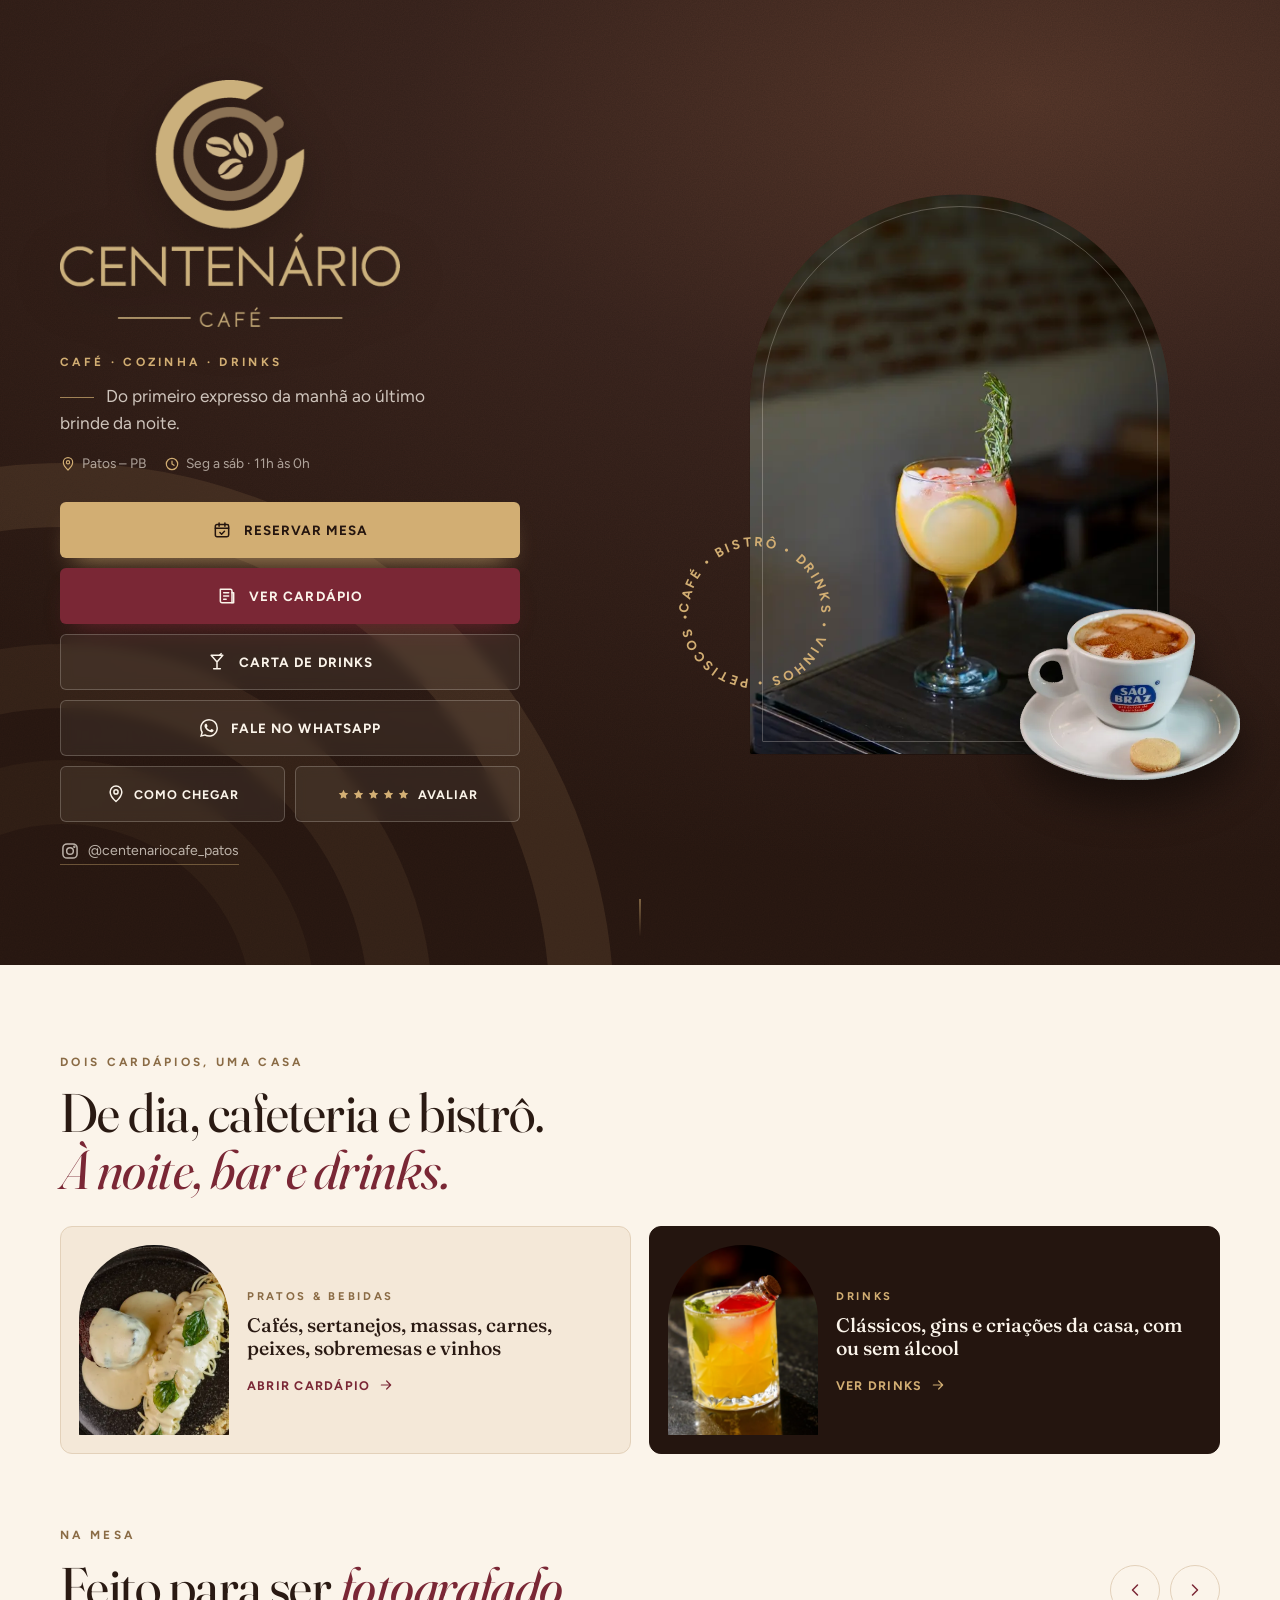
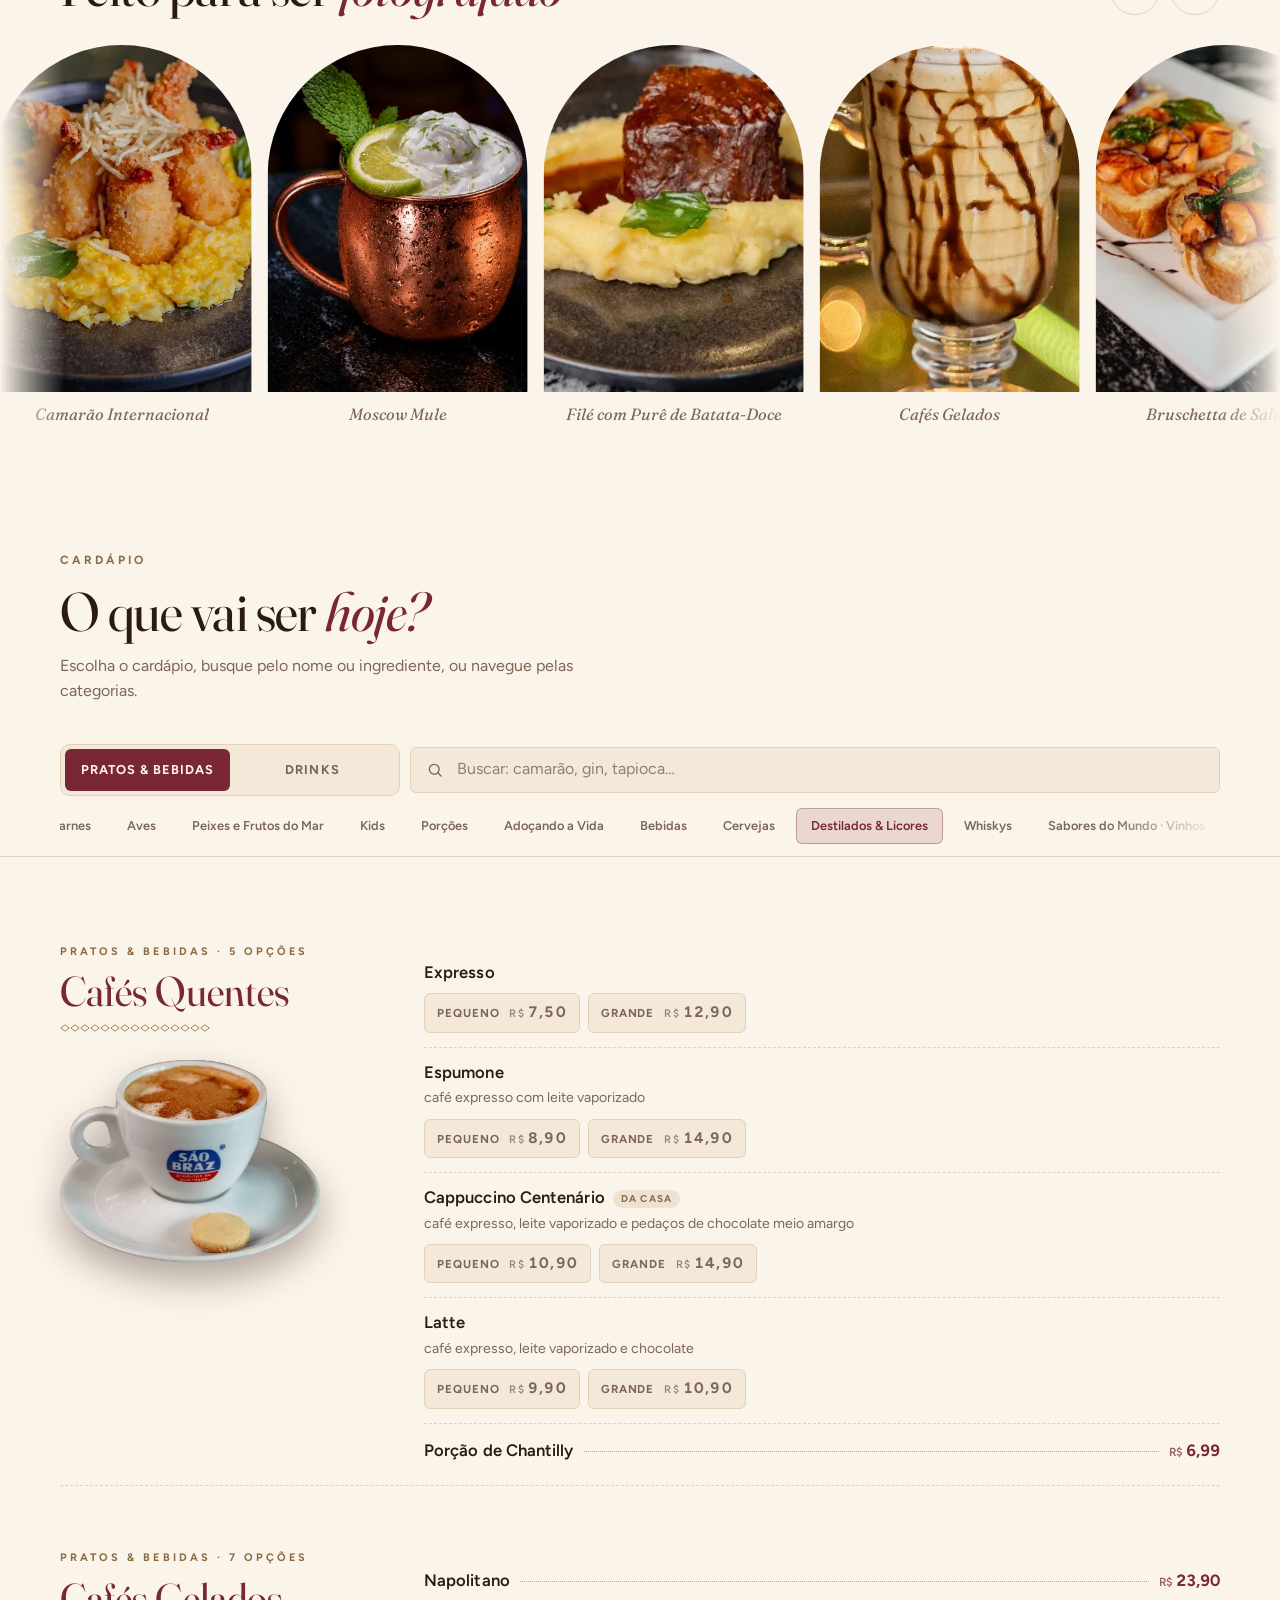
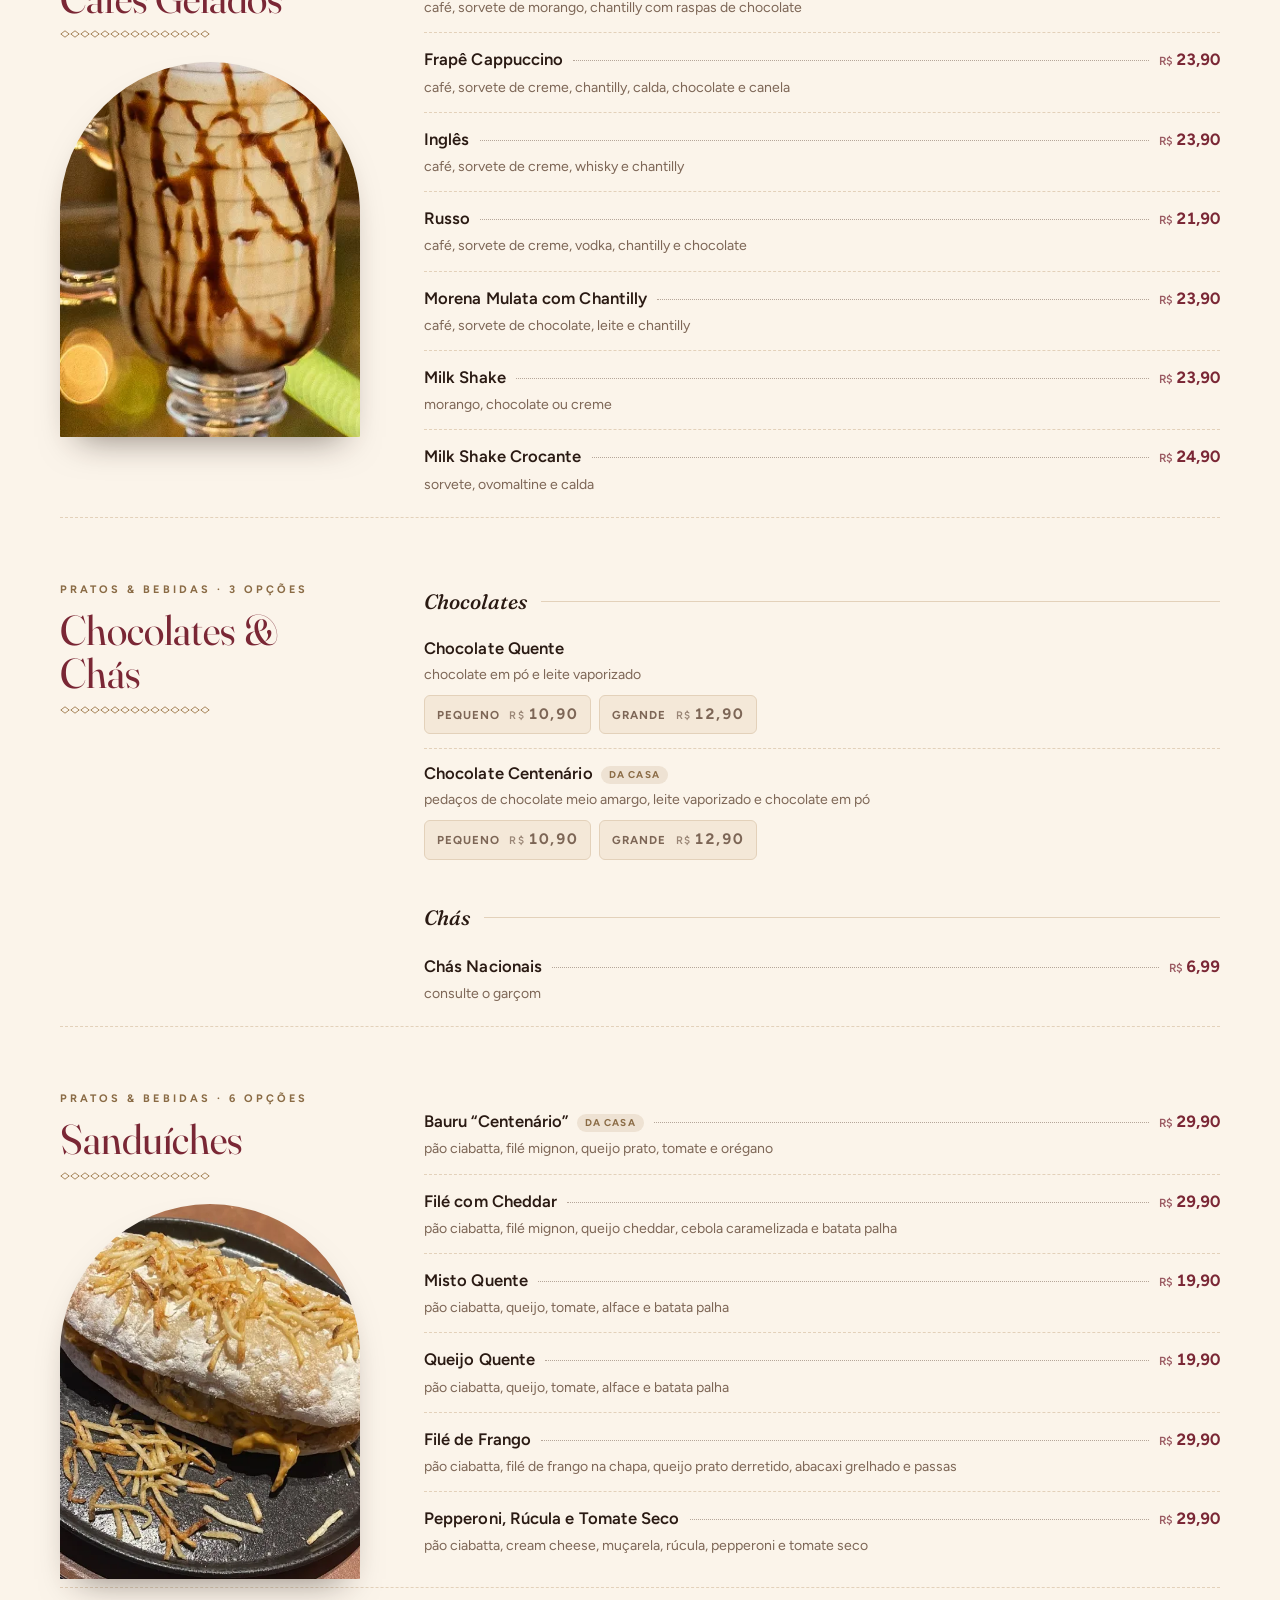
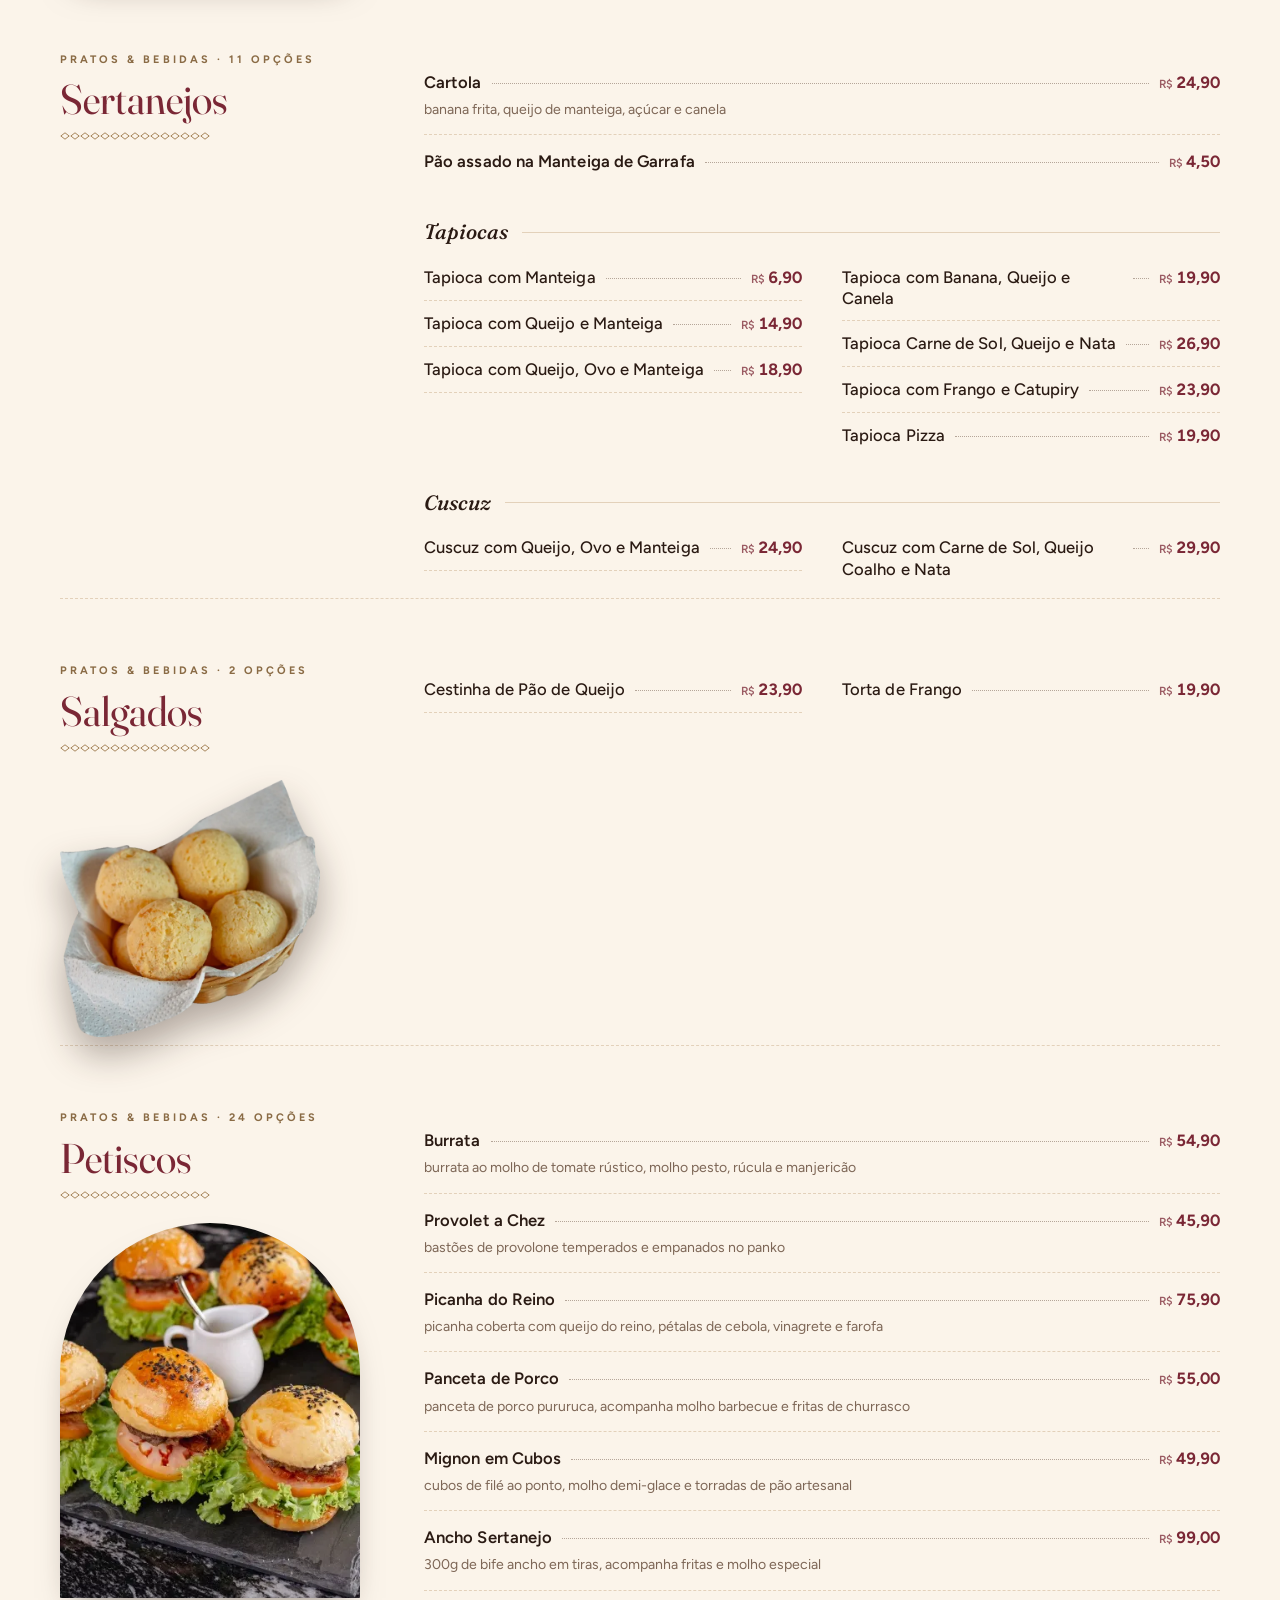
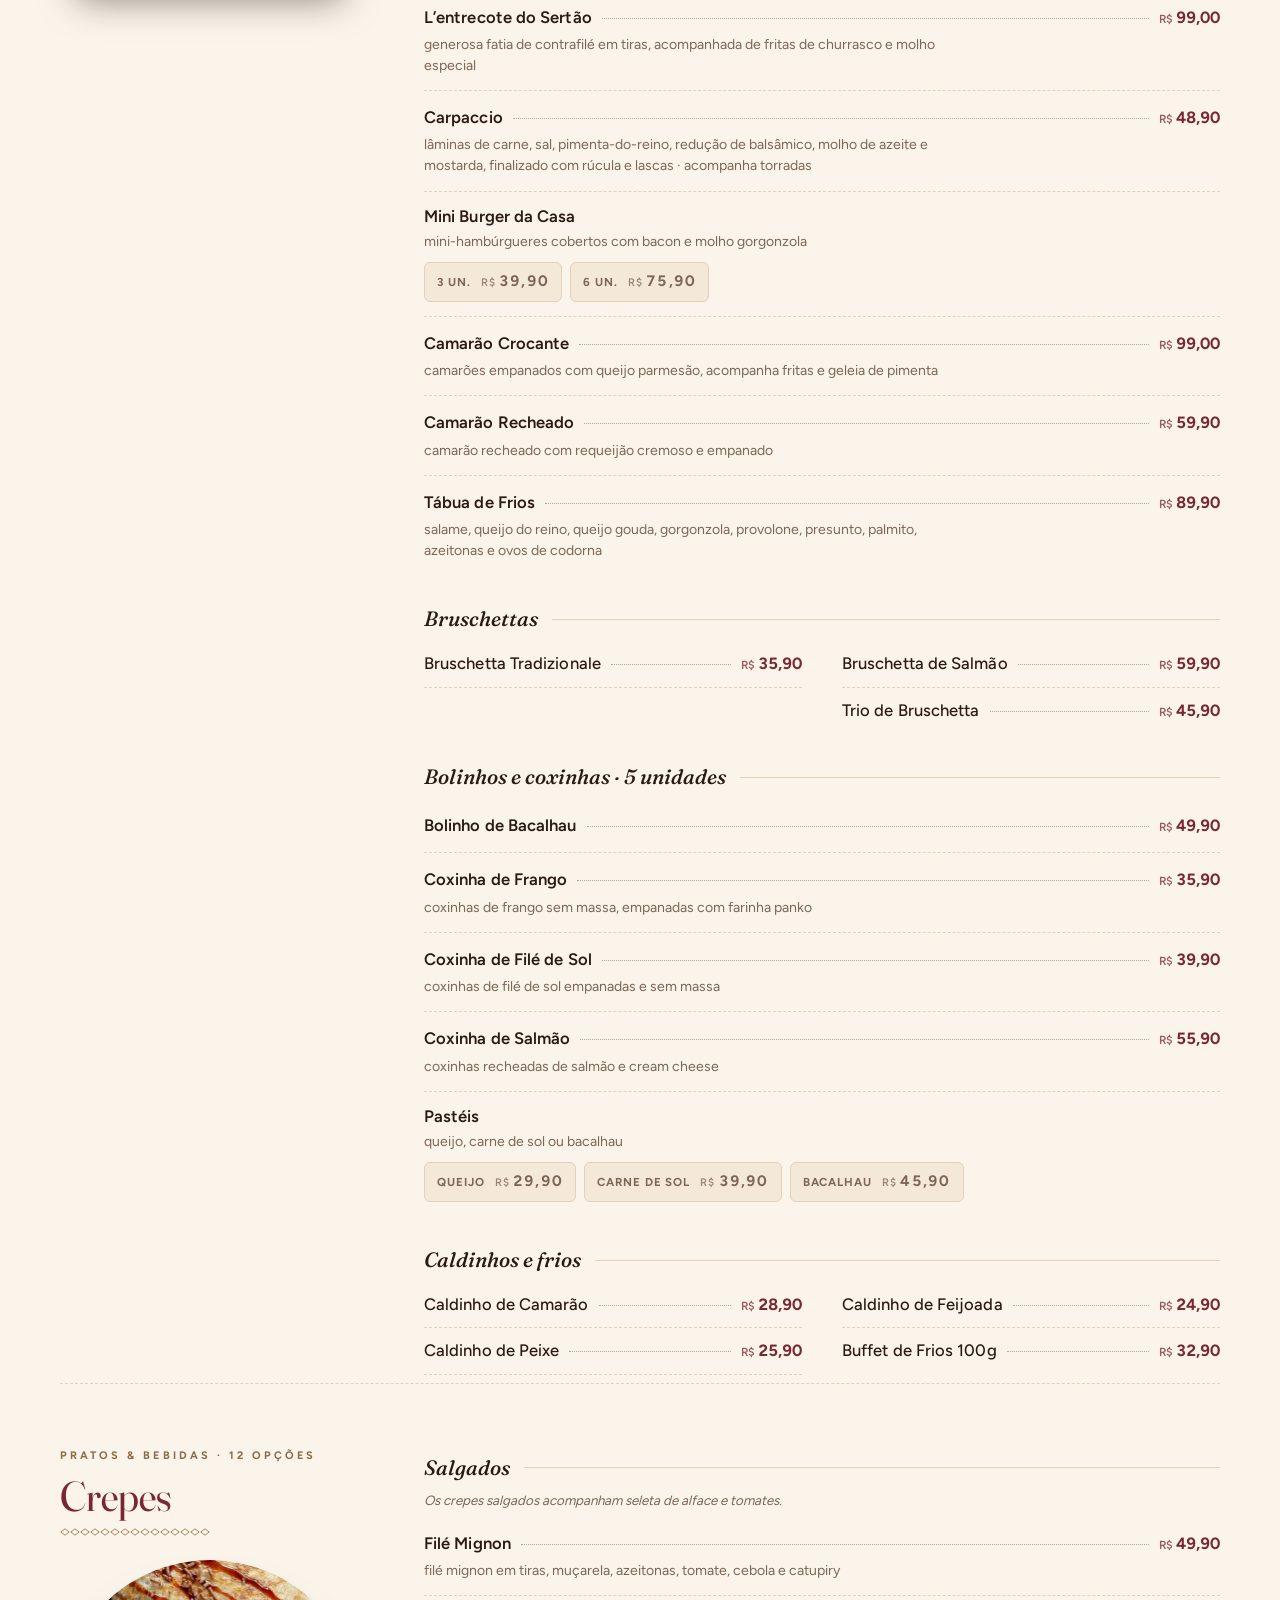
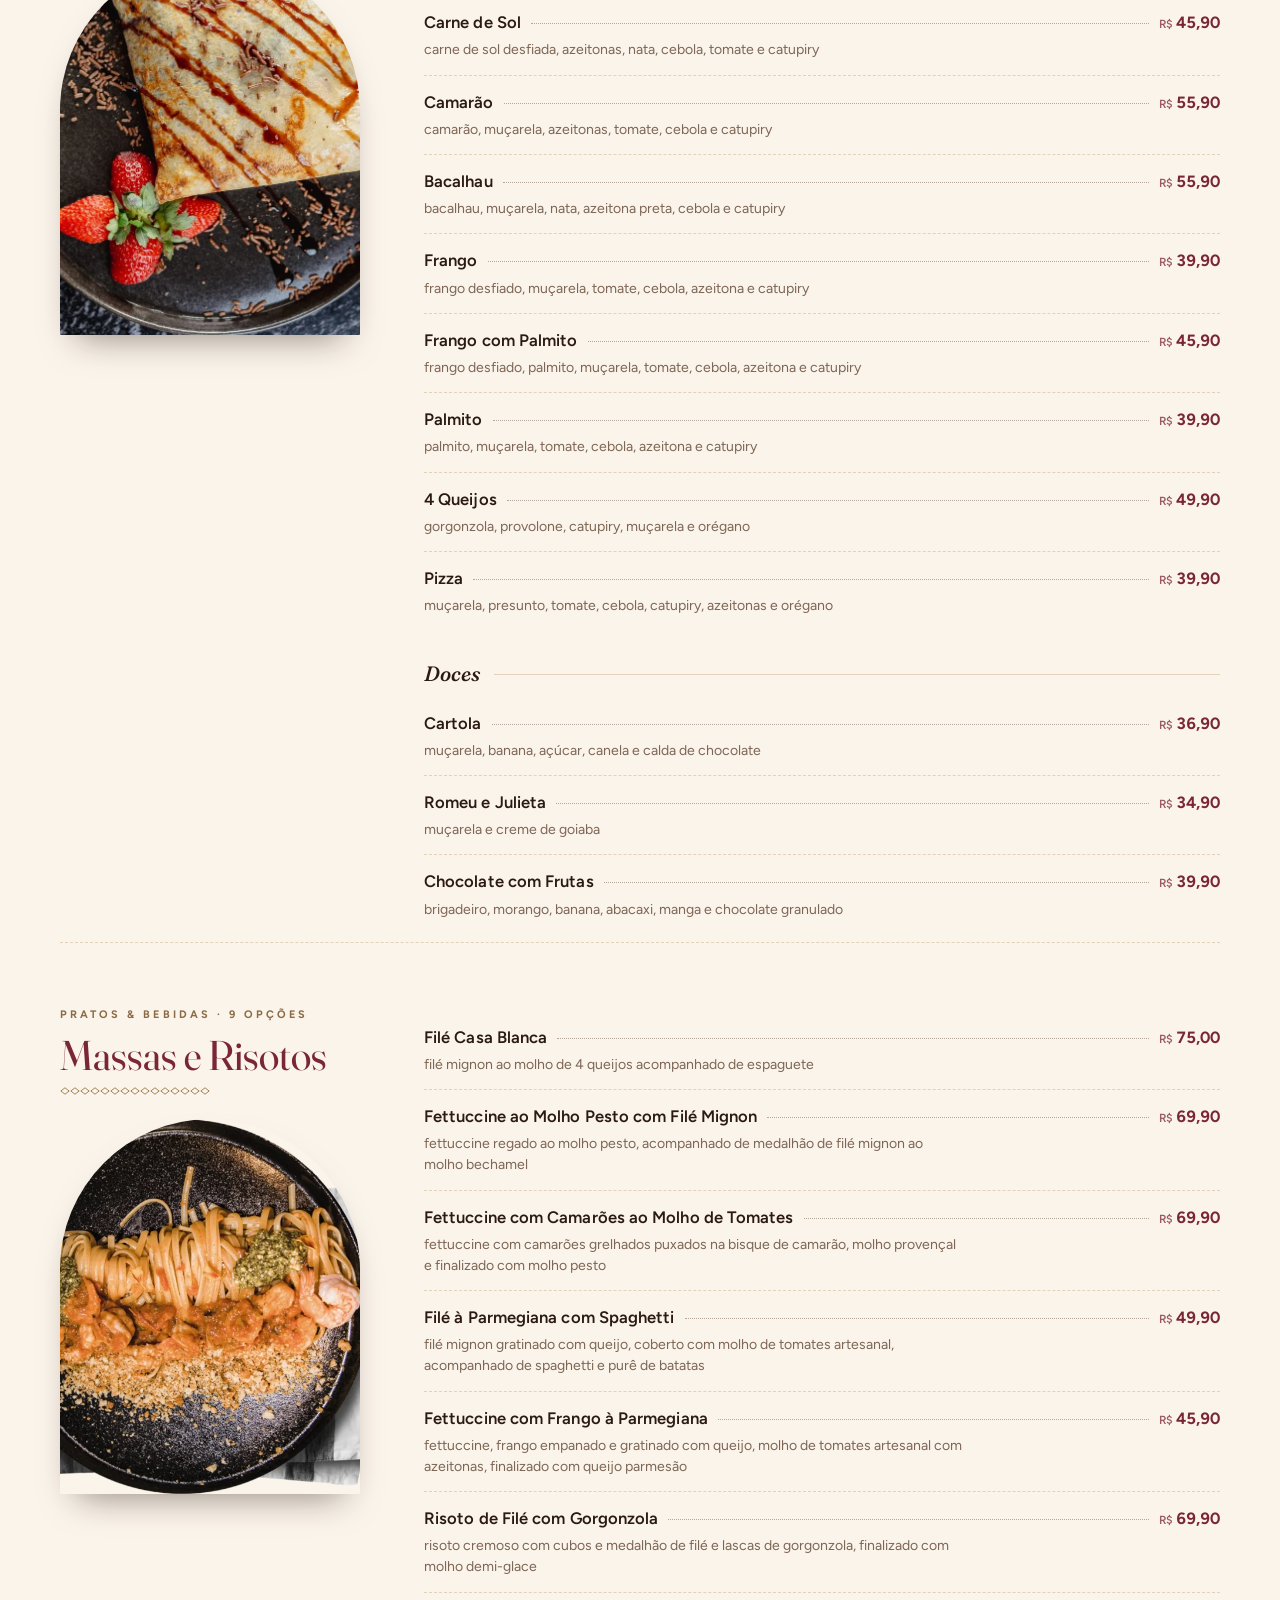
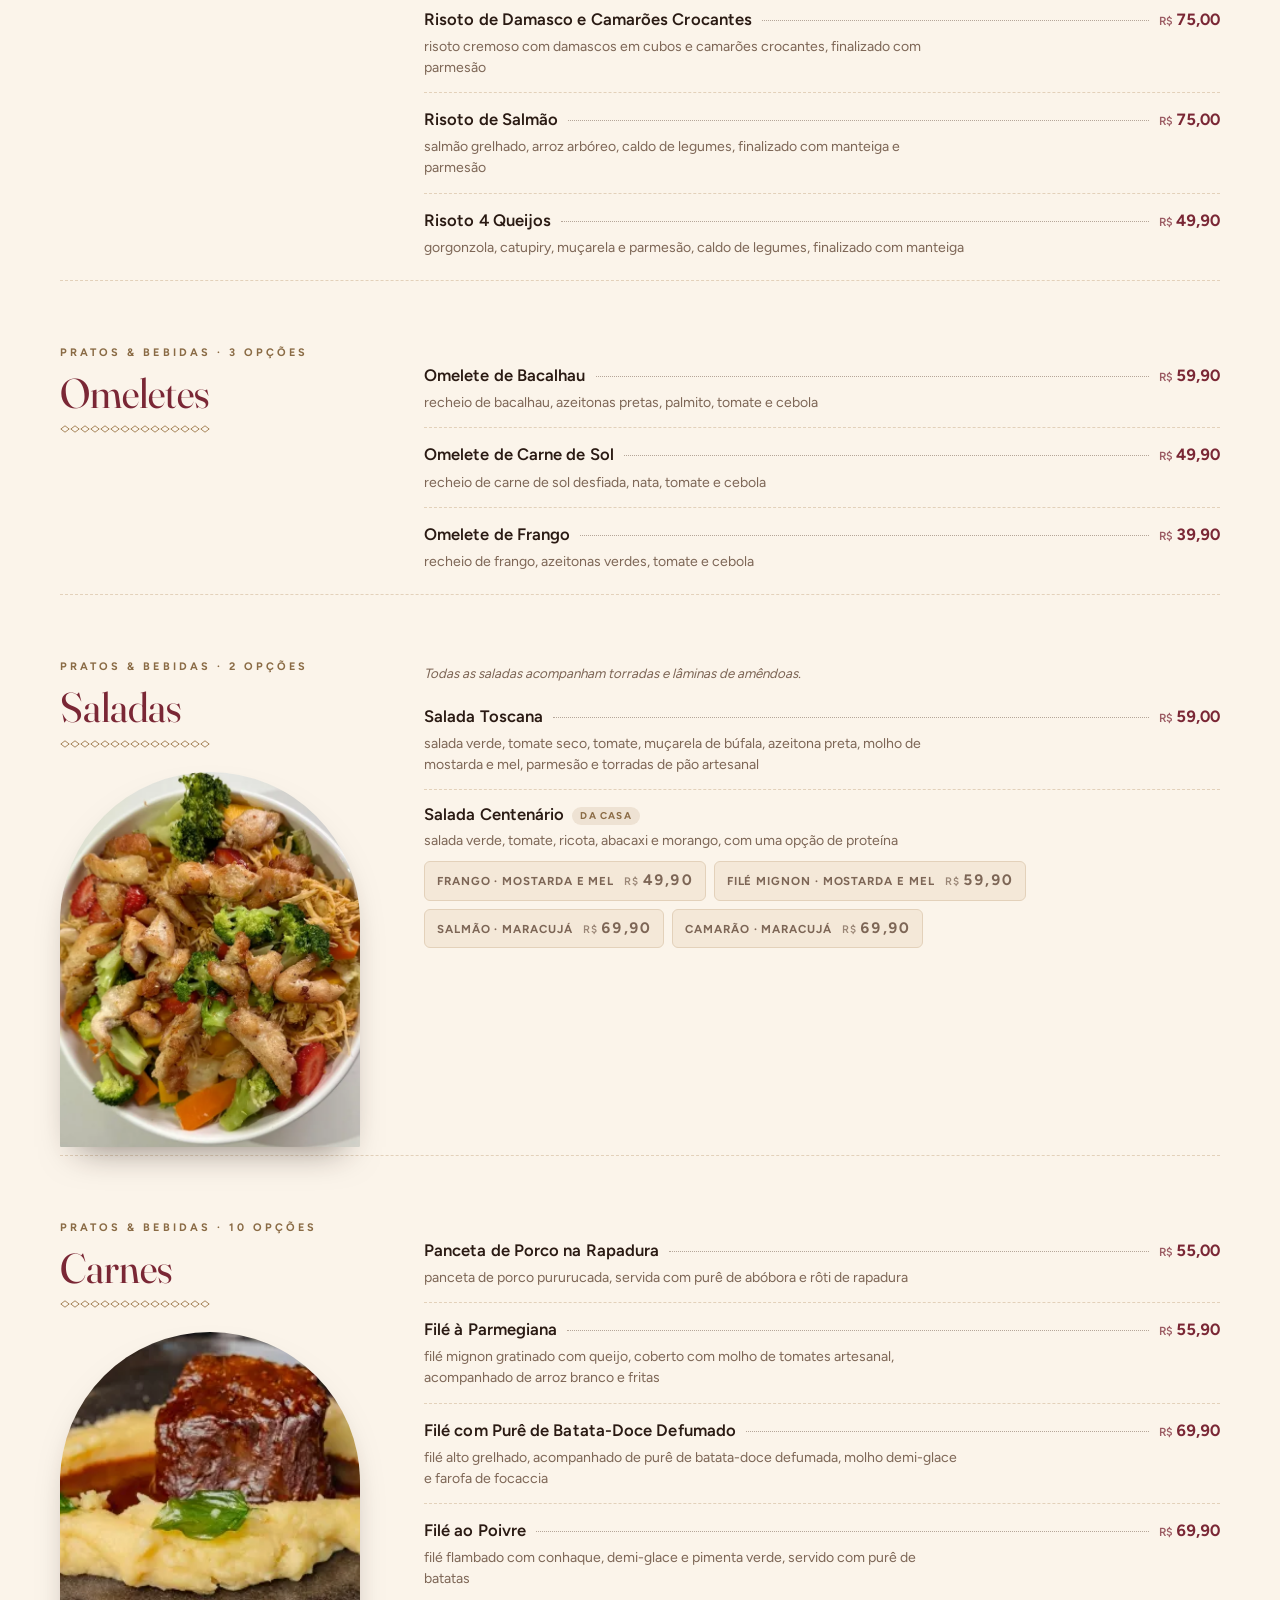
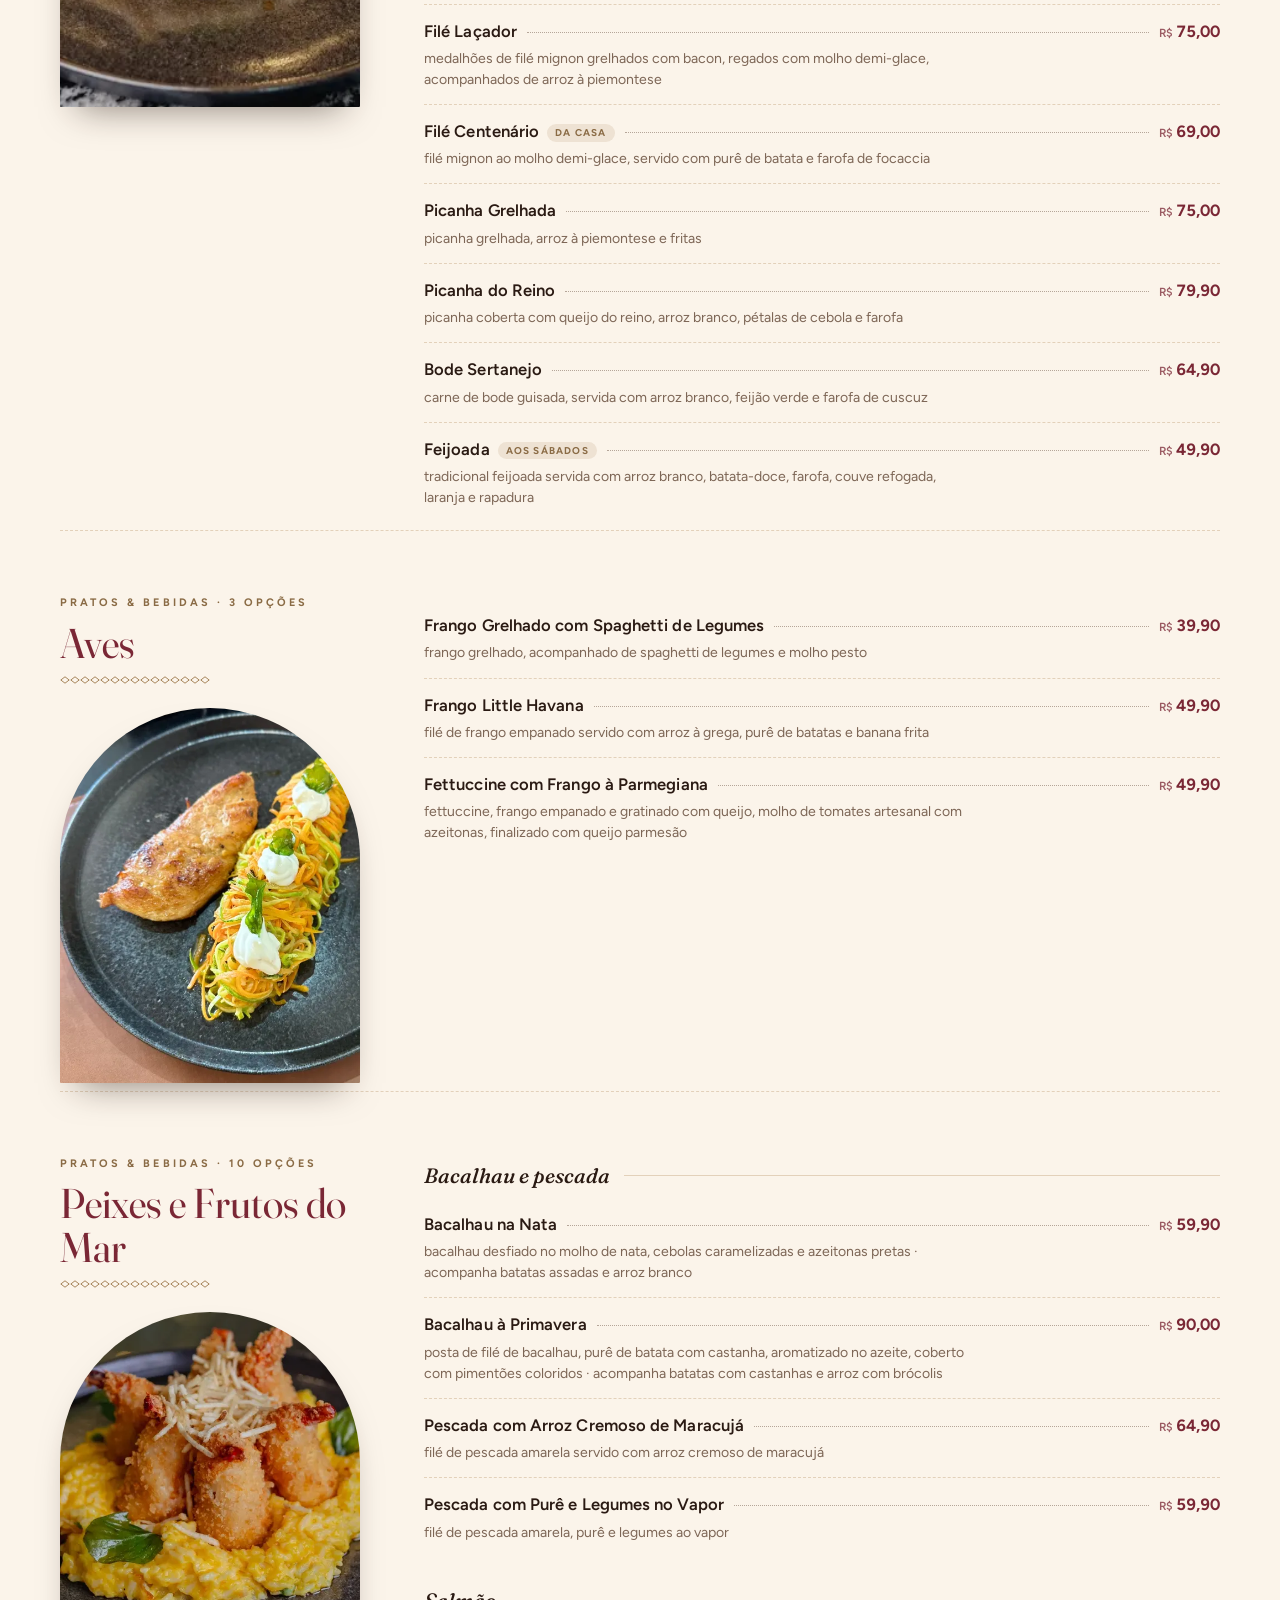
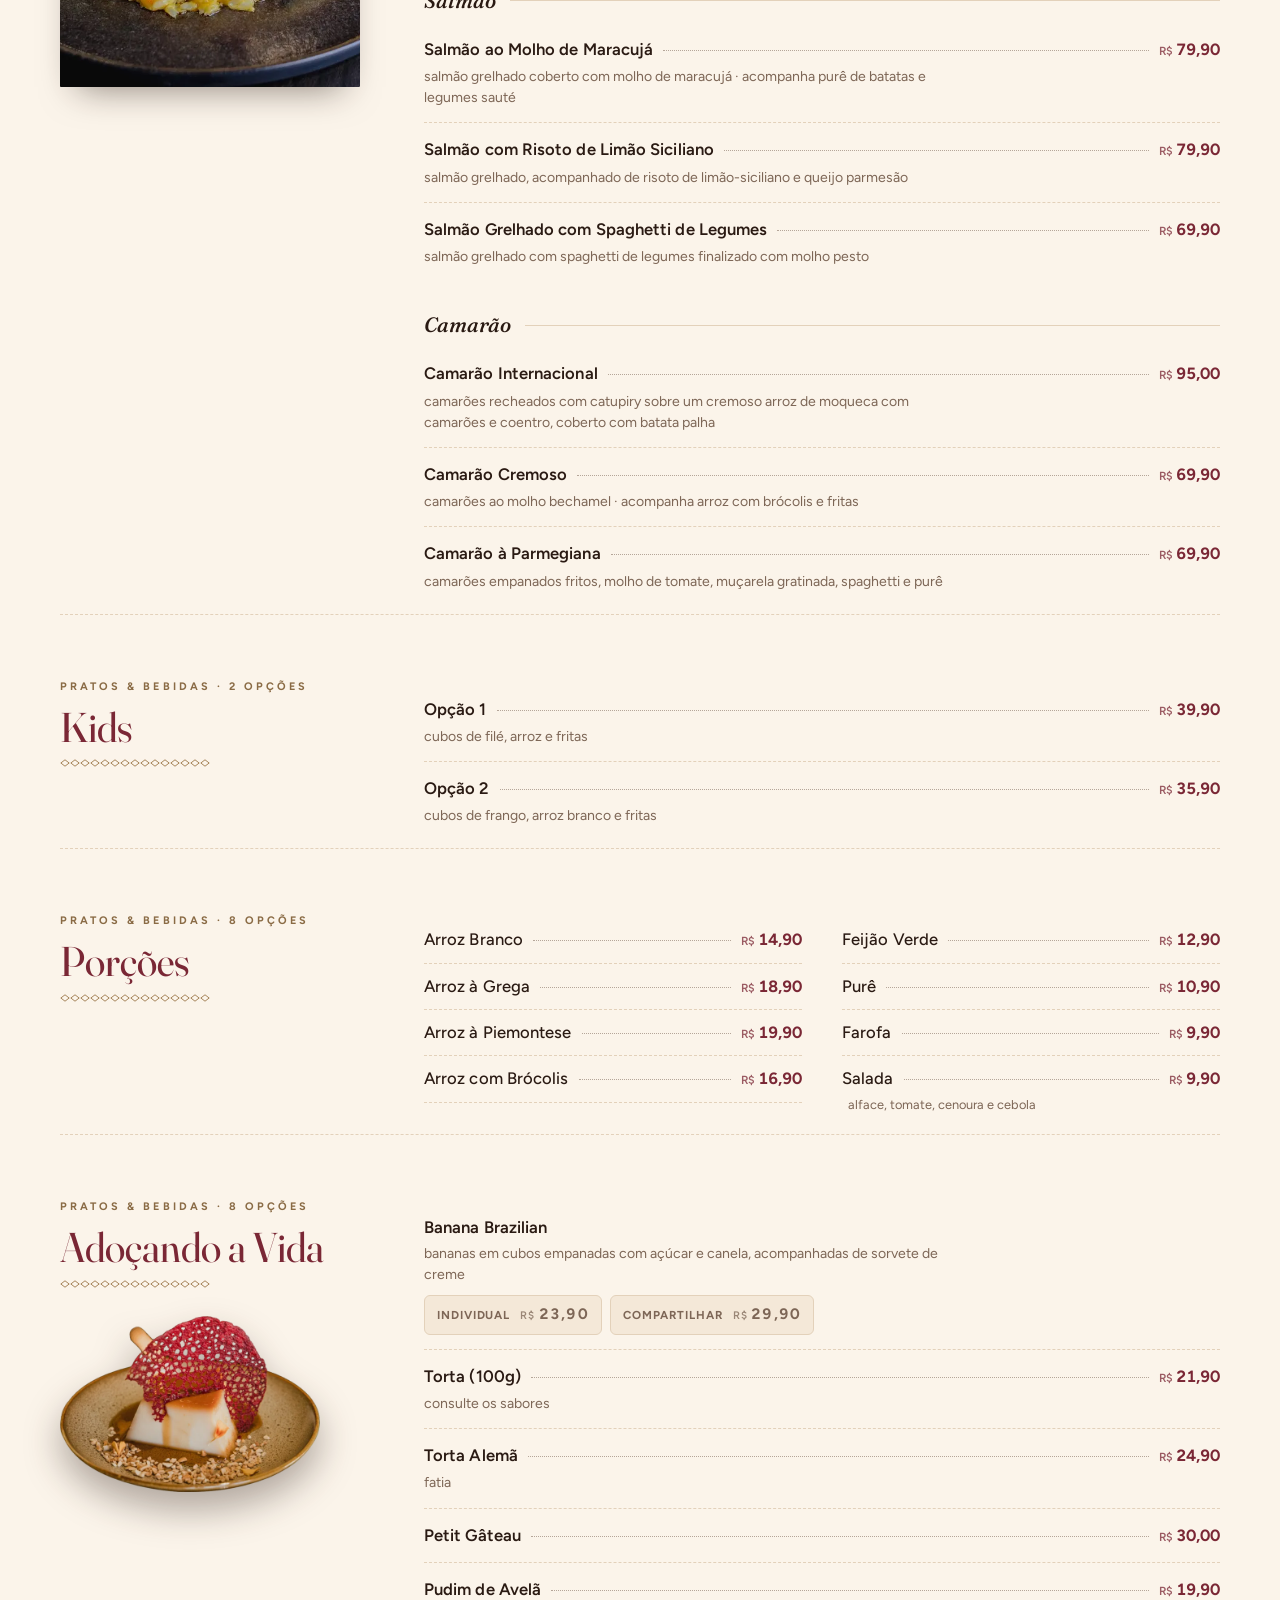
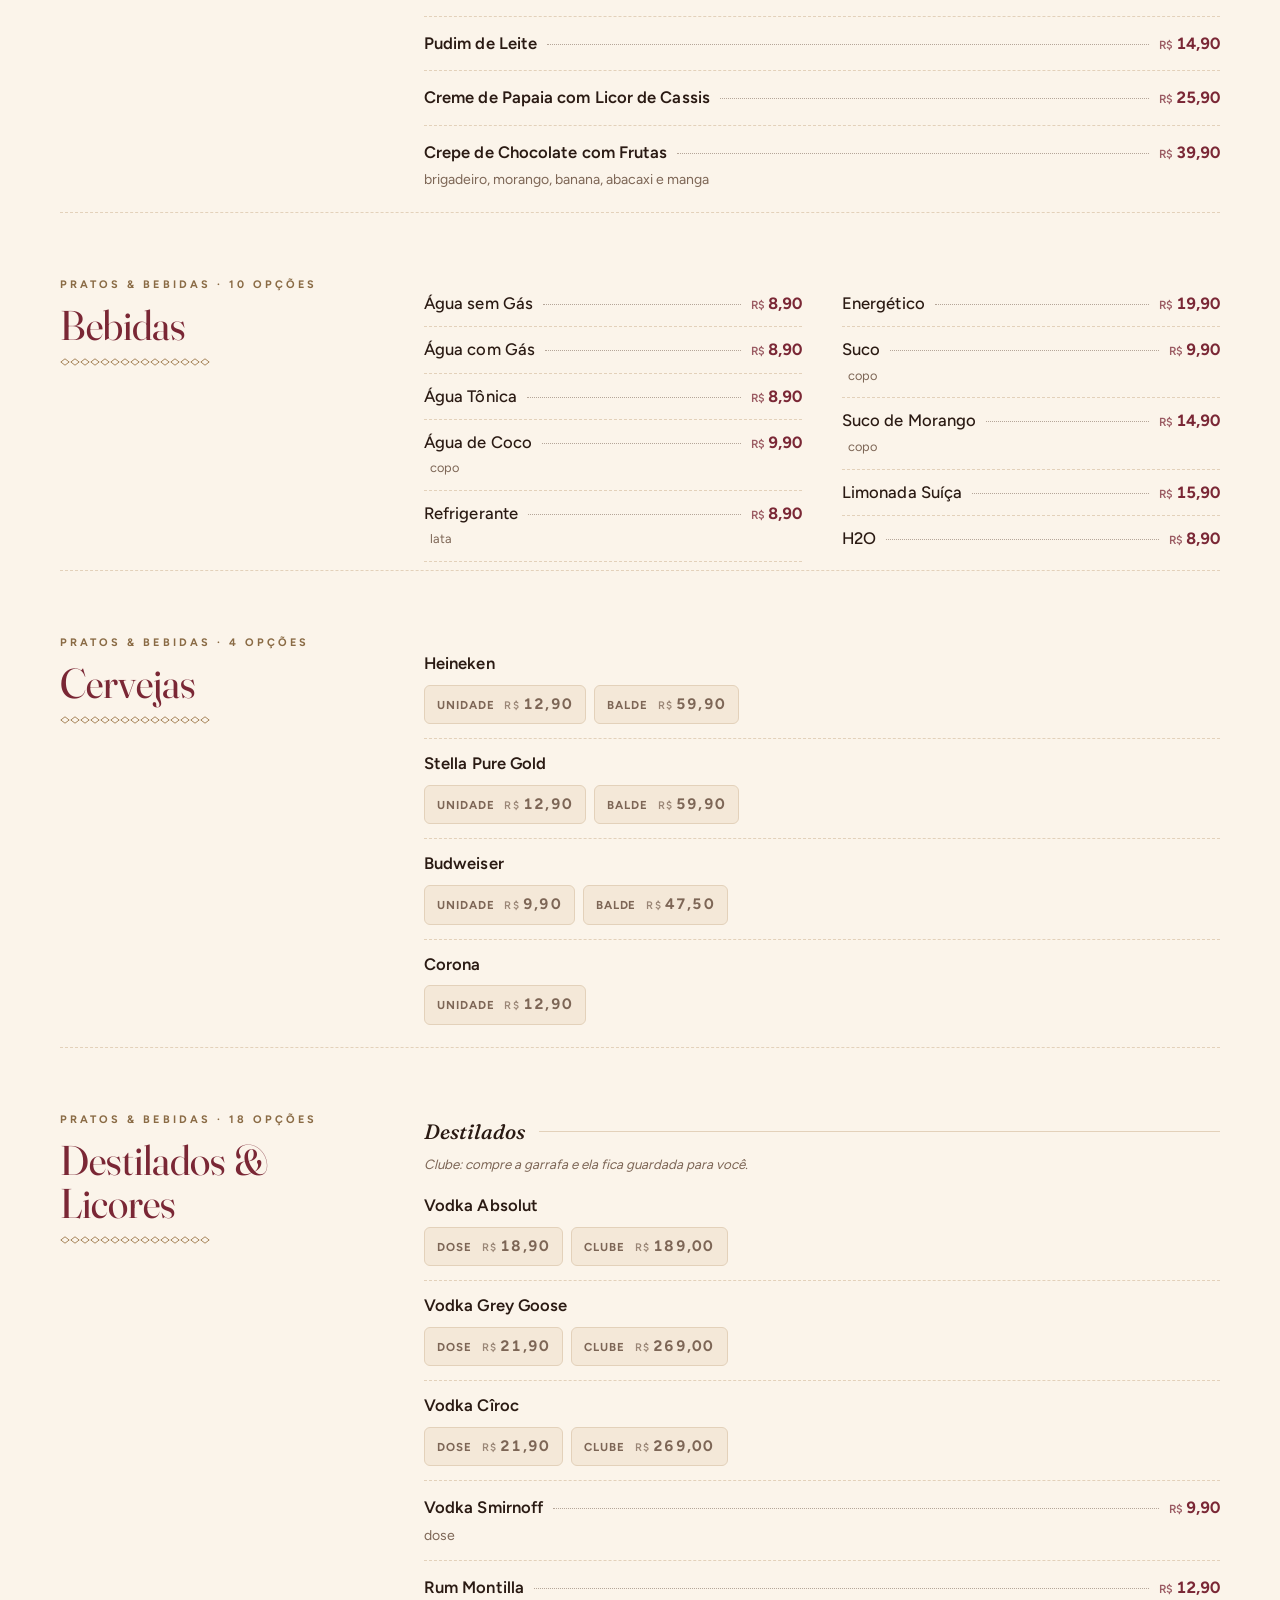
<file: index.html>
<!doctype html>
<html lang="pt-BR">
<head>
  <meta charset="utf-8">
  <meta name="viewport" content="width=device-width, initial-scale=1, viewport-fit=cover">
  <title>Centenário Café · Cardápio, Drinks e Contato</title>
  <meta name="description" content="Centenário Café em Patos – PB: cafés especiais, cozinha sertaneja e internacional, petiscos, vinhos e drinks autorais. Veja o cardápio completo e fale com a gente.">
  <meta name="theme-color" content="#24150F">

  <meta property="og:type" content="website">
  <meta property="og:locale" content="pt_BR">
  <meta property="og:title" content="Centenário Café · Cardápio e Drinks">
  <meta property="og:description" content="Do primeiro expresso ao último brinde. Cardápio completo, carta de drinks e contato.">
  <meta property="og:image" content="assets/og-image.jpg">
  <meta name="twitter:card" content="summary_large_image">

  <link rel="icon" type="image/png" sizes="48x48" href="assets/favicon.png">
  <link rel="icon" type="image/png" sizes="512x512" href="assets/icon-512.png">
  <link rel="apple-touch-icon" href="assets/apple-touch-icon.png">
  <link rel="preload" href="assets/logo-centenario.webp" as="image">

  <link rel="preload" href="assets/fonts/fraunces.woff2" as="font" type="font/woff2" crossorigin>
  <link rel="preload" href="assets/fonts/figtree.woff2" as="font" type="font/woff2" crossorigin>
  <link rel="stylesheet" href="css/style.css">
</head>
<body>

<!-- ============ SVG sprite de ícones ============ -->
<svg width="0" height="0" style="position:absolute" aria-hidden="true">
  <defs>
    <symbol id="i-menu" viewBox="0 0 24 24"><path d="M4 4h12a2 2 0 0 1 2 2v14H6a2 2 0 0 1-2-2zM8 8h6M8 12h6M8 16h3"/><path d="M18 8h2v12h-2"/></symbol>
    <symbol id="i-glass" viewBox="0 0 24 24"><path d="M5 4h14l-7 8zM12 12v8M8 20h8"/><path d="M15 4l2-2"/></symbol>
    <symbol id="i-wa" viewBox="0 0 24 24"><path fill="currentColor" stroke="none" d="M17.472 14.382c-.297-.149-1.758-.867-2.03-.967-.273-.099-.471-.148-.67.15-.197.297-.767.966-.94 1.164-.173.199-.347.223-.644.075-.297-.15-1.255-.463-2.39-1.475-.883-.788-1.48-1.761-1.653-2.059-.173-.297-.018-.458.13-.606.134-.133.298-.347.446-.52.149-.174.198-.298.298-.497.099-.198.05-.371-.025-.52-.075-.149-.669-1.612-.916-2.207-.242-.579-.487-.5-.669-.51-.173-.008-.371-.01-.57-.01-.198 0-.52.074-.792.372-.272.297-1.04 1.016-1.04 2.479 0 1.462 1.065 2.875 1.213 3.074.149.198 2.096 3.2 5.077 4.487.709.306 1.262.489 1.694.625.712.227 1.36.195 1.871.118.571-.085 1.758-.719 2.006-1.413.248-.694.248-1.289.173-1.413-.074-.124-.272-.198-.57-.347m-5.421 7.403h-.004a9.87 9.87 0 0 1-5.031-1.378l-.361-.214-3.741.982.998-3.648-.235-.374a9.86 9.86 0 0 1-1.51-5.26c.001-5.45 4.436-9.884 9.888-9.884 2.64 0 5.122 1.03 6.988 2.898a9.825 9.825 0 0 1 2.893 6.994c-.003 5.45-4.437 9.884-9.885 9.884m8.413-18.297A11.815 11.815 0 0 0 12.05 0C5.495 0 .16 5.335.157 11.892c0 2.096.547 4.142 1.588 5.945L.057 24l6.305-1.654a11.882 11.882 0 0 0 5.683 1.448h.005c6.554 0 11.89-5.335 11.893-11.893a11.821 11.821 0 0 0-3.48-8.413Z"/></symbol>
    <symbol id="i-pin" viewBox="0 0 24 24"><path d="M12 21s-7-6.2-7-11.5a7 7 0 0 1 14 0C19 14.8 12 21 12 21z"/><circle cx="12" cy="9.5" r="2.5"/></symbol>
    <symbol id="i-star" viewBox="0 0 24 24"><path d="M12 3l2.7 5.6 6.1.9-4.4 4.3 1 6.1L12 17l-5.4 2.9 1-6.1-4.4-4.3 6.1-.9z"/></symbol>
    <symbol id="i-ig" viewBox="0 0 24 24"><rect x="3.5" y="3.5" width="17" height="17" rx="5"/><circle cx="12" cy="12" r="4"/><circle cx="17.2" cy="6.8" r=".6"/></symbol>
    <symbol id="i-phone" viewBox="0 0 24 24"><path d="M5 4h4l2 5-2.5 1.5a11 11 0 0 0 5 5L15 13l5 2v4a2 2 0 0 1-2 2A16 16 0 0 1 3 6a2 2 0 0 1 2-2z"/></symbol>
    <symbol id="i-cal" viewBox="0 0 24 24"><rect x="4" y="5.5" width="16" height="14.5" rx="2"/><path d="M4 10h16M8.5 3.5v4M15.5 3.5v4M9.5 15l2 2 3.5-3.5"/></symbol>
    <symbol id="i-clock"viewBox="0 0 24 24"><circle cx="12" cy="12" r="8.5"/><path d="M12 7.5V12l3 2"/></symbol>
    <symbol id="i-search" viewBox="0 0 24 24"><circle cx="11" cy="11" r="6.5"/><path d="M20 20l-4.2-4.2"/></symbol>
    <symbol id="i-x" viewBox="0 0 24 24"><path d="M6 6l12 12M18 6L6 18"/></symbol>
    <symbol id="i-up" viewBox="0 0 24 24"><path d="M12 19V5M6 11l6-6 6 6"/></symbol>
    <symbol id="i-arrow" viewBox="0 0 24 24"><path d="M5 12h14M13 6l6 6-6 6"/></symbol>
    <symbol id="i-left" viewBox="0 0 24 24"><path d="M15 6l-6 6 6 6"/></symbol>
    <symbol id="i-right" viewBox="0 0 24 24"><path d="M9 6l6 6-6 6"/></symbol>
  </defs>
</svg>

<!-- ============ 1. HERO ============ -->
<header class="hero" id="topo">
  <div class="hero-rings" aria-hidden="true"></div>

  <div class="wrap hero-grid">
    <div class="hero-copy">
      <h1 class="brand"><img src="assets/logo-centenario.webp" width="760" height="552" alt="Centenário Café"></h1>
      <p class="eyebrow eyebrow-light hero-eyebrow">Café · Cozinha · Drinks</p>
      <p class="hero-sub">Do primeiro expresso da manhã ao último brinde da noite.</p>
      <p class="hero-meta">
        <span><svg class="ic"><use href="#i-pin"/></svg><span class="js-city">Patos – PB</span></span>
        <span><svg class="ic"><use href="#i-clock"/></svg><span class="js-hours"></span></span>
      </p>

      <nav class="links" aria-label="Links principais">
        <a class="btn btn-gold js-reserva" href="#" target="_blank" rel="noopener">
          <svg class="ic"><use href="#i-cal"/></svg>Reservar mesa
        </a>
        <a class="btn btn-wine" href="#cardapio" data-open-tab="pratos">
          <svg class="ic"><use href="#i-menu"/></svg>Ver cardápio
        </a>
        <a class="btn btn-ghost" href="#cardapio" data-open-tab="drinks">
          <svg class="ic"><use href="#i-glass"/></svg>Carta de drinks
        </a>
        <a class="btn btn-ghost js-wa" href="#" target="_blank" rel="noopener">
          <svg class="ic"><use href="#i-wa"/></svg><span class="js-wa-label">Fale no WhatsApp</span>
        </a>
        <div class="links-row">
          <a class="btn btn-ghost js-maps" href="#" target="_blank" rel="noopener">
            <svg class="ic"><use href="#i-pin"/></svg>Como chegar
          </a>
          <a class="btn btn-ghost js-review" href="#" target="_blank" rel="noopener">
            <span class="stars" aria-hidden="true"><svg><use href="#i-star"/></svg><svg><use href="#i-star"/></svg><svg><use href="#i-star"/></svg><svg><use href="#i-star"/></svg><svg><use href="#i-star"/></svg></span>Avaliar
          </a>
        </div>
      </nav>

      <a class="ig-link js-ig" href="#" target="_blank" rel="noopener">
        <svg class="ic"><use href="#i-ig"/></svg><span class="js-ig-handle">Instagram</span>
      </a>
    </div>

    <div class="hero-art" aria-hidden="true">
      <div class="arch">
        <img src="assets/img/drink-bar.webp" alt="" width="600" height="900" class="is-on">
        <img src="assets/img/crepe.webp" alt="" width="900" height="755">
        <img src="assets/img/aperol.webp" alt="" width="651" height="587">
        <img src="assets/img/camarao-internacional.webp" alt="" width="900" height="621">
      </div>
      <svg class="badge" viewBox="0 0 200 200">
        <defs><path id="circ" d="M100 100m-78 0a78 78 0 1 1 156 0a78 78 0 1 1 -156 0"/></defs>
        <text><textPath href="#circ">café • bistrô • drinks • vinhos • petiscos • </textPath></text>
      </svg>
      <img class="float-cup" src="assets/img/cappuccino.webp" alt="" width="418" height="325">
    </div>
  </div>

  <a class="scroll-hint" href="#casa" aria-label="Rolar para o conteúdo"><span></span></a>
</header>

<main>

<!-- ============ 2. DIA & NOITE ============ -->
<section class="duo" id="casa">
  <div class="wrap">
    <div class="sec-head reveal">
      <p class="eyebrow">Dois cardápios, uma casa</p>
      <h2>De dia, cafeteria e bistrô.<br><em>À noite, bar e drinks.</em></h2>
    </div>
    <div class="duo-grid">
      <a class="duo-card reveal" href="#cardapio" data-open-tab="pratos">
        <img src="assets/img/file-casa-blanca.webp" alt="Filé Casa Blanca com espaguete ao molho de quatro queijos" width="613" height="521" loading="lazy">
        <div class="duo-body">
          <span class="duo-kicker">Pratos &amp; Bebidas</span>
          <h3>Cafés, sertanejos, massas, carnes, peixes, sobremesas e vinhos</h3>
          <span class="duo-cta">Abrir cardápio <svg class="ic"><use href="#i-arrow"/></svg></span>
        </div>
      </a>
      <a class="duo-card duo-night reveal" href="#cardapio" data-open-tab="drinks">
        <img src="assets/img/citron-red.webp" alt="Drink Citron Red servido em copo baixo" width="611" height="844" loading="lazy">
        <div class="duo-body">
          <span class="duo-kicker">Drinks</span>
          <h3>Clássicos, gins e criações da casa, com ou sem álcool</h3>
          <span class="duo-cta">Ver drinks <svg class="ic"><use href="#i-arrow"/></svg></span>
        </div>
      </a>
    </div>
  </div>
</section>

<!-- ============ 3. GALERIA ============ -->
<section class="gallery" aria-label="Fotos dos pratos e drinks">
  <div class="wrap gallery-head reveal">
    <div>
      <p class="eyebrow">Na mesa</p>
      <h2>Feito para ser <em>fotografado</em></h2>
    </div>
    <div class="gallery-nav">
      <button class="round-btn" type="button" data-dir="-1" aria-label="Fotos anteriores"><svg class="ic"><use href="#i-left"/></svg></button>
      <button class="round-btn" type="button" data-dir="1" aria-label="Próximas fotos"><svg class="ic"><use href="#i-right"/></svg></button>
    </div>
  </div>
  <div class="track" id="track"><div class="track-in">
    <figure><img src="assets/img/camarao-internacional.webp" alt="Camarão Internacional sobre arroz de moqueca" width="900" height="621" loading="lazy"><figcaption>Camarão Internacional</figcaption></figure>
    <figure><img src="assets/img/moscow-mule.webp" alt="Moscow Mule na caneca de cobre" width="491" height="553" loading="lazy"><figcaption>Moscow Mule</figcaption></figure>
    <figure><img src="assets/img/file-pure.webp" alt="Filé com purê de batata-doce defumado" width="494" height="313" loading="lazy"><figcaption>Filé com Purê de Batata-Doce</figcaption></figure>
    <figure><img src="assets/img/frape.webp" alt="Café gelado com calda de chocolate" width="320" height="600" loading="lazy"><figcaption>Cafés Gelados</figcaption></figure>
    <figure><img src="assets/img/bruschetta.webp" alt="Bruschettas de salmão" width="542" height="392" loading="lazy"><figcaption>Bruschetta de Salmão</figcaption></figure>
    <figure><img src="assets/img/tanqueray.webp" alt="Gin Tanqueray e tônica com frutas" width="684" height="895" loading="lazy"><figcaption>Gin Tanqueray &amp; Tônica</figcaption></figure>
    <figure><img src="assets/img/panceta.webp" alt="Panceta de porco pururuca com fritas" width="553" height="335" loading="lazy"><figcaption>Panceta de Porco</figcaption></figure>
    <figure><img src="assets/img/crepe.webp" alt="Crepe de chocolate com morangos" width="900" height="755" loading="lazy"><figcaption>Crepe de Chocolate</figcaption></figure>
    <figure><img src="assets/img/new-york.webp" alt="Drink New York" width="514" height="557" loading="lazy"><figcaption>New York</figcaption></figure>
    <figure><img src="assets/img/provolet.webp" alt="Bastões de provolone empanados" width="464" height="352" loading="lazy"><figcaption>Provolet a Chez</figcaption></figure>
    <figure><img src="assets/img/bode.webp" alt="Bode sertanejo com arroz" width="494" height="260" loading="lazy"><figcaption>Bode Sertanejo</figcaption></figure>
    <figure><img src="assets/img/sky-moon.webp" alt="Drink azul Sky Moon" width="632" height="640" loading="lazy"><figcaption>Sky Moon</figcaption></figure>
    <figure><img src="assets/img/coxinha.webp" alt="Coxinhas sem massa" width="557" height="303" loading="lazy"><figcaption>Coxinhas da Casa</figcaption></figure>
    <figure><img src="assets/img/morena.webp" alt="Café gelado com chantilly" width="737" height="491" loading="lazy"><figcaption>Morena Mulata</figcaption></figure>
  </div></div>
</section>

<!-- ============ 4. CARDÁPIO ============ -->
<section class="menu" id="cardapio" data-mode="pratos">
  <div class="wrap menu-head reveal">
    <p class="eyebrow">Cardápio</p>
    <h2>O que vai ser <em>hoje?</em></h2>
    <p class="lead">Escolha o cardápio, busque pelo nome ou ingrediente, ou navegue pelas categorias.</p>
  </div>

  <div class="toolbar" id="toolbar">
    <div class="wrap toolbar-in">
      <div class="tabs" role="tablist" aria-label="Escolha o cardápio">
        <button class="tab" role="tab" type="button" data-tab="pratos" aria-selected="true">Pratos &amp; Bebidas</button>
        <button class="tab" role="tab" type="button" data-tab="drinks" aria-selected="false">Drinks</button>
        <span class="tab-ink" aria-hidden="true"></span>
      </div>
      <label class="search">
        <svg class="ic" aria-hidden="true"><use href="#i-search"/></svg>
        <span class="sr-only">Buscar no cardápio</span>
        <input id="q" type="search" placeholder="Buscar: camarão, gin, tapioca…" autocomplete="off" enterkeyhint="search">
        <button class="search-x" type="button" aria-label="Limpar busca"><svg class="ic"><use href="#i-x"/></svg></button>
      </label>
      <nav class="chips" id="chips" aria-label="Categorias"></nav>
    </div>
  </div>

  <div class="wrap">
    <p class="search-info" id="search-info" aria-live="polite"></p>
    <div id="menu-root" class="menu-root">
      <p class="loading">Carregando o cardápio…</p>
    </div>
    <div class="empty" id="empty" hidden>
      <p class="empty-t">Nada encontrado por aqui.</p>
      <p>Tente outra palavra ou <a class="js-wa" href="#" target="_blank" rel="noopener">fale com a gente no WhatsApp</a>.</p>
    </div>

    <aside class="menu-notes">
      <p><strong>Cobramos couvert artístico.</strong> Preços em reais, sujeitos a alteração sem aviso prévio.</p>
      <p>Não vendemos bebida alcoólica para menores de 18 anos. Se beber, não dirija.</p>
    </aside>
  </div>
</section>

<!-- ============ 5. SOBRE ============ -->
<section class="about">
  <div class="wrap">
    <figure class="about-card reveal">
      <img class="about-seal" src="assets/logo-simbolo.webp" width="320" height="320" alt="" loading="lazy">
      <blockquote>
        <p>“Aqui o café da manhã vira almoço, o almoço vira happy hour e o happy hour termina em brinde. Cafeteria, bistrô e bar no mesmo endereço, com receitas do sertão e de outros cantos do mundo.”</p>
      </blockquote>
      <figcaption>Centenário Café <small>Patos · Paraíba</small></figcaption>
    </figure>
  </div>
</section>

<!-- ============ 6. VISITE ============ -->
<section class="visit" id="visite">
  <div class="wrap visit-grid">
    <div class="reveal">
      <p class="eyebrow">Visite</p>
      <h2>Tem mesa <em>esperando</em> por você</h2>
      <ul class="facts">
        <li><svg class="ic"><use href="#i-pin"/></svg><a class="js-maps js-address" href="#" target="_blank" rel="noopener"></a></li>
        <li><svg class="ic"><use href="#i-clock"/></svg><span class="js-hours"></span></li>
        <li class="js-tel-row"><svg class="ic"><use href="#i-phone"/></svg><a class="js-tel js-tel-label" href="#"></a></li>
      </ul>
    </div>
    <div class="visit-actions reveal">
      <a class="btn btn-wine js-reserva" href="#" target="_blank" rel="noopener"><svg class="ic"><use href="#i-cal"/></svg>Reservar mesa pelo WhatsApp</a>
      <a class="btn btn-line js-wa" href="#" target="_blank" rel="noopener"><svg class="ic"><use href="#i-wa"/></svg><span class="js-wa-label">Fale no WhatsApp</span></a>
      <a class="btn btn-line js-maps" href="#" target="_blank" rel="noopener"><svg class="ic"><use href="#i-pin"/></svg>Abrir no Google Maps</a>
      <a class="btn btn-line js-review" href="#" target="_blank" rel="noopener">
        <span class="stars" aria-hidden="true"><svg><use href="#i-star"/></svg><svg><use href="#i-star"/></svg><svg><use href="#i-star"/></svg><svg><use href="#i-star"/></svg><svg><use href="#i-star"/></svg></span>Avalie sua visita
      </a>
    </div>
  </div>
</section>

</main>

<!-- ============ 7. RODAPÉ ============ -->
<footer class="footer">
  <div class="wrap footer-in">
    <a class="footer-brand" href="#topo">
      <img src="assets/logo-centenario.webp" width="760" height="552" alt="Centenário Café" loading="lazy">
    </a>
    <nav class="footer-links" aria-label="Rodapé">
      <a class="js-reserva" href="#" target="_blank" rel="noopener">Reservas</a>
      <a href="#cardapio" data-open-tab="pratos">Cardápio</a>
      <a href="#cardapio" data-open-tab="drinks">Drinks</a>
      <a class="js-wa" href="#" target="_blank" rel="noopener">WhatsApp</a>
      <a class="js-ig" href="#" target="_blank" rel="noopener">Instagram</a>
      <a class="js-maps" href="#" target="_blank" rel="noopener">Como chegar</a>
    </nav>
    <p class="footer-small"><span class="js-address"></span></p>
    <p class="footer-small">© <span id="year"></span> Centenário Café · Preços sujeitos a alteração.</p>
  </div>
</footer>

<!-- ============ 8. FLUTUANTES ============ -->
<a class="fab fab-wa js-wa" href="#" target="_blank" rel="noopener" aria-label="Fale no WhatsApp"><svg class="ic"><use href="#i-wa"/></svg></a>
<button class="fab fab-top" type="button" aria-label="Voltar ao topo"><svg class="ic"><use href="#i-up"/></svg></button>

<script src="js/config.js"></script>
<script src="js/main.js"></script>
</body>
</html>
</file>
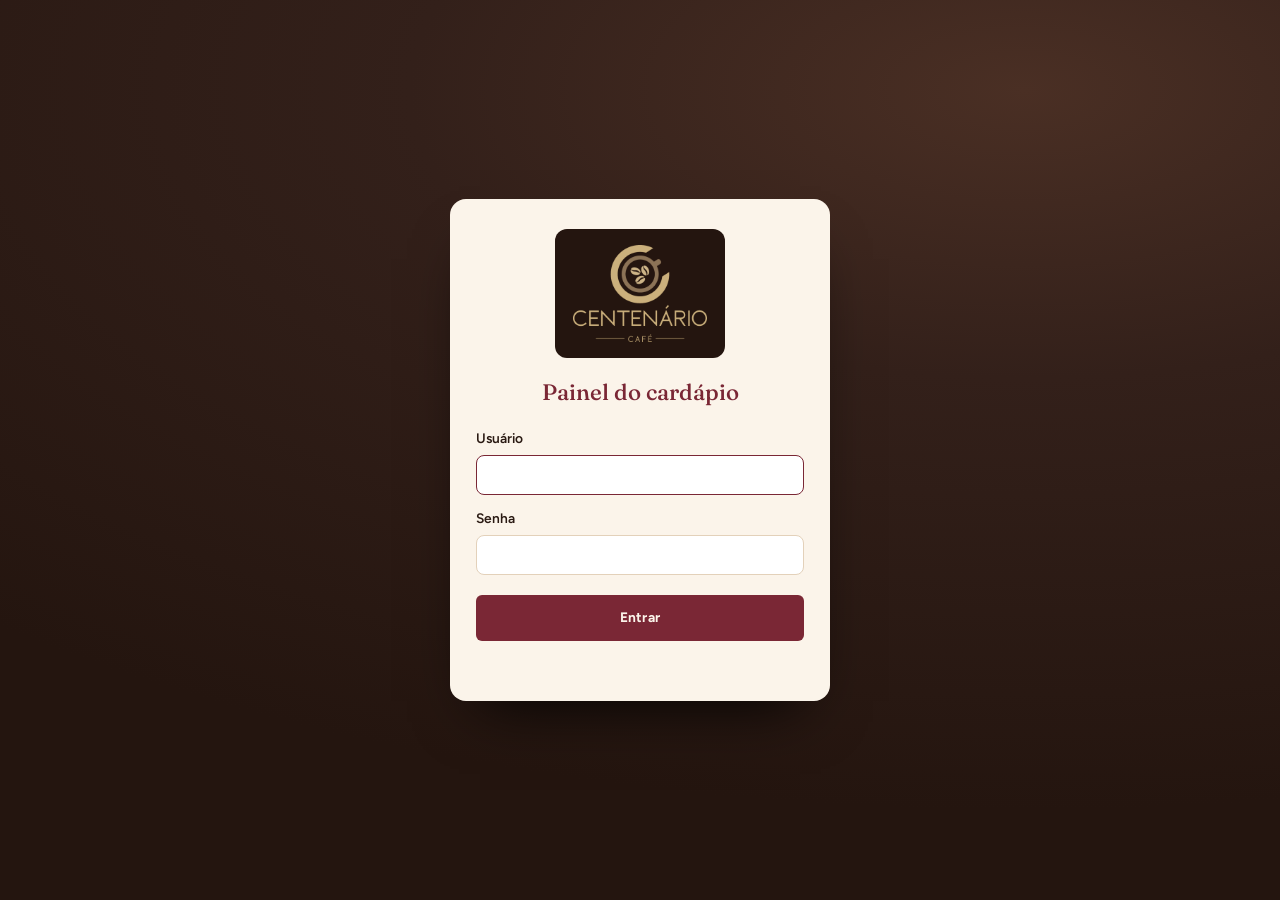
<file: admin/index.html>
<!DOCTYPE html>
<html lang="pt-BR">
<head>
<meta charset="UTF-8">
<meta name="viewport" content="width=device-width, initial-scale=1">
<meta name="robots" content="noindex, nofollow">
<meta http-equiv="Content-Security-Policy" content="default-src 'none'; script-src 'self'; style-src 'self'; font-src 'self'; img-src 'self' data: blob:; connect-src 'self' https://api.github.com; base-uri 'none'; form-action 'none'">
<meta name="referrer" content="no-referrer">
<title>Painel · Centenário Café</title>
<link rel="icon" type="image/png" href="../assets/favicon.png">
<link rel="stylesheet" href="admin.css">
</head>
<body>

<!-- ================= LOGIN ================= -->
<section class="login" id="login" hidden>
  <form class="login-card" id="loginForm" autocomplete="on">
    <img src="../assets/logo-centenario.webp" alt="Centenário Café" width="760" height="552">
    <h1>Painel do cardápio</h1>
    <label>Usuário<input name="user" autocomplete="username" required autocapitalize="none" spellcheck="false"></label>
    <label>Senha<input name="pass" type="password" autocomplete="current-password" required></label>
    <button class="btn primary" type="submit">Entrar</button>
    <p class="msg" id="loginMsg" role="alert"></p>
  </form>
</section>

<!-- ================= PAINEL ================= -->
<div class="app" id="app" hidden>
  <header class="top">
    <img class="logo" src="../assets/logo-simbolo.webp" alt="" width="320" height="320">
    <div class="who"><b>Cardápio</b><small id="who"></small></div>
    <span class="status" id="status"></span>
    <a class="btn ghost" href="../" target="_blank" rel="noopener">Ver site</a>
    <button class="btn primary" id="publish" disabled>Publicar alterações</button>
    <button class="btn ghost" id="logout">Sair</button>
  </header>

  <div class="layout">
    <aside class="side">
      <label class="search"><input id="q" type="search" placeholder="Buscar produto…" autocomplete="off"></label>
      <nav id="catList" aria-label="Categorias"></nav>
      <button class="btn add" id="addCat">+ Nova categoria</button>
    </aside>
    <main class="main" id="main"></main>
  </div>
</div>

<div class="toast" id="toast" role="status" aria-live="polite"></div>

<script src="admin.js"></script>
</body>
</html>
</file>
<file: css/style.css>
/* =========================================================
   Centenário Café — estilos
   Identidade: espresso escuro + bordô dos títulos + caramelo dos arcos
   ========================================================= */

@font-face{font-family:"Fraunces";src:url(../assets/fonts/fraunces.woff2) format("woff2");font-weight:300 700;font-style:normal;font-display:swap}
@font-face{font-family:"Fraunces";src:url(../assets/fonts/fraunces-italic.woff2) format("woff2");font-weight:300 600;font-style:italic;font-display:swap}
@font-face{font-family:"Figtree";src:url(../assets/fonts/figtree.woff2) format("woff2");font-weight:400 700;font-style:normal;font-display:swap}

:root{
  /* marca */
  --wine:#7A2735;   --wine-d:#5E1C28;   /* títulos, preços, botões */
  --caramel:#A6845A; --caramel-d:#8A6B45; /* arcos, eyebrows */
  --gold:#D2AE73;                        /* detalhes sobre o escuro, estrelas */
  --espresso:#24150F; --espresso-2:#33201A; --espresso-3:#4A2F24;
  /* neutros */
  --bg:#FBF4EA; --surface:#F4E8D8; --sand:#EADBC6; --line:#E3D1BA;
  --ink:#2A1A13; --muted:#7D6656; --cream:#FBF4EA;
  /* tipografia */
  --serif:"Fraunces",Georgia,"Times New Roman",serif;
  --sans:"Figtree",system-ui,-apple-system,"Segoe UI",sans-serif;
  /* forma */
  --r:6px;
  --arch:999px 999px var(--r) var(--r);
  --shadow:0 18px 36px -18px color-mix(in srgb,var(--espresso) 55%,transparent);
  --ease:cubic-bezier(.2,.7,.2,1);
  /* friso de losangos (como nos títulos do cardápio impresso) */
  --diamonds:url("data:image/svg+xml,%3Csvg xmlns='http://www.w3.org/2000/svg' width='10' height='8' viewBox='0 0 10 8'%3E%3Cpath d='M5 .8 9.2 4 5 7.2.8 4z' fill='none' stroke='%23A6845A' stroke-width='1'/%3E%3C/svg%3E");
}

*,*::before,*::after{box-sizing:border-box}
html{scroll-behavior:smooth;-webkit-text-size-adjust:100%}
body{margin:0;background:var(--bg);color:var(--ink);font-family:var(--sans);font-size:1rem;line-height:1.55;
  -webkit-font-smoothing:antialiased;text-rendering:optimizeLegibility;overflow-x:hidden}
img{display:block;max-width:100%;height:auto}
a{color:inherit;text-decoration:none}
button{font:inherit;color:inherit;cursor:pointer;background:none;border:0;padding:0}
h1,h2,h3,h4{margin:0;font-weight:500}
p{margin:0}
[hidden]{display:none!important}
:focus-visible{outline:2px solid var(--gold);outline-offset:3px;border-radius:4px}
.sr-only{position:absolute;width:1px;height:1px;overflow:hidden;clip:rect(0 0 0 0);white-space:nowrap}
.wrap{width:min(1160px,100% - 32px);margin-inline:auto}
.ic{width:20px;height:20px;flex:none;fill:none;stroke:currentColor;stroke-width:1.8;stroke-linecap:round;stroke-linejoin:round}

/* ---------- Tipografia base ---------- */
.eyebrow{font-size:.74rem;font-weight:700;letter-spacing:.28em;text-transform:uppercase;color:var(--caramel-d);margin-bottom:14px}
.eyebrow-light{color:var(--gold)}
h2{font-family:var(--serif);font-size:clamp(2.1rem,5.6vw,3.4rem);line-height:1.04;letter-spacing:-.01em;font-weight:400;
  font-variation-settings:"opsz" 144,"SOFT" 50}
h2 em{font-style:italic;color:var(--wine)}
.lead{color:var(--muted);max-width:52ch;margin-top:14px}

/* ---------- Botões ---------- */
.btn{position:relative;display:flex;align-items:center;justify-content:center;gap:12px;min-height:56px;padding:0 22px;
  border-radius:var(--r);font-size:.84rem;font-weight:700;letter-spacing:.08em;text-transform:uppercase;
  transition:transform .2s ease,box-shadow .2s ease,background .2s ease,border-color .2s ease,color .2s ease}
.btn:hover{transform:translateY(-2px)}
.btn:active{transform:translateY(0) scale(.99)}
.btn-gold{background:var(--gold);color:var(--espresso);box-shadow:0 14px 26px -14px color-mix(in srgb,var(--gold) 80%,transparent)}
.btn-gold:hover{background:#DDBC84}
.btn-wine{background:var(--wine);color:var(--cream);box-shadow:0 14px 26px -14px color-mix(in srgb,var(--wine) 85%,transparent)}
.btn-wine:hover{background:var(--wine-d)}
.btn-ghost{color:var(--cream);background:color-mix(in srgb,var(--cream) 6%,transparent);
  border:1px solid color-mix(in srgb,var(--cream) 22%,transparent);backdrop-filter:blur(6px)}
.btn-ghost:hover{border-color:color-mix(in srgb,var(--gold) 70%,transparent);color:#fff}
.btn-line{color:var(--wine);border:1.5px solid color-mix(in srgb,var(--wine) 35%,transparent);background:transparent}
.btn-line:hover{border-color:var(--wine);background:color-mix(in srgb,var(--wine) 5%,transparent)}
.stars{display:inline-flex;gap:2px}
.stars svg{width:13px;height:13px;fill:var(--gold);stroke:none}

/* =========================================================
   1. HERO — espresso com grão e arcos caramelo
   ========================================================= */
.hero{position:relative;isolation:isolate;overflow:hidden;min-height:100svh;display:flex;flex-direction:column;justify-content:center;
  padding:56px 0 88px;color:var(--cream);
  background:radial-gradient(120% 80% at 80% 10%,var(--espresso-3) 0%,var(--espresso-2) 40%,var(--espresso) 100%)}
/* granulado */
.hero::before{content:"";position:absolute;inset:0;z-index:-1;opacity:.22;mix-blend-mode:overlay;pointer-events:none;
  background-image:url("data:image/svg+xml,%3Csvg xmlns='http://www.w3.org/2000/svg' width='180' height='180'%3E%3Cfilter id='n'%3E%3CfeTurbulence type='fractalNoise' baseFrequency='.85' numOctaves='3' stitchTiles='stitch'/%3E%3CfeColorMatrix values='0 0 0 0 1 0 0 0 0 1 0 0 0 0 1 0 0 0 .9 0'/%3E%3C/filter%3E%3Crect width='100%25' height='100%25' filter='url(%23n)'/%3E%3C/svg%3E")}
/* arcos concêntricos (eco dos arcos do cardápio impresso) */
.hero-rings{position:absolute;z-index:-1;width:min(1100px,170vw);aspect-ratio:1;left:-38%;bottom:-62%;border-radius:50%;
  border:clamp(28px,5vw,64px) solid color-mix(in srgb,var(--caramel) 16%,transparent);pointer-events:none}
.hero-rings::before,.hero-rings::after{content:"";position:absolute;border-radius:50%;
  border:clamp(28px,5vw,64px) solid color-mix(in srgb,var(--caramel) 10%,transparent)}
.hero-rings::before{inset:12%}
.hero-rings::after{inset:24%;border-color:color-mix(in srgb,var(--caramel) 6%,transparent)}

.hero-grid{display:grid;gap:40px;align-items:center}
.hero-copy{max-width:460px;width:100%;margin-inline:auto}
.brand{margin:0;line-height:0;animation:slideIn .9s var(--ease) both}
.brand img{width:clamp(230px,68vw,340px);height:auto;filter:drop-shadow(0 10px 24px rgba(0,0,0,.35))}
.hero-eyebrow{margin:26px 0 0;animation:slideIn .9s var(--ease) .1s both}
.hero-sub{margin-top:12px;font-size:1.08rem;color:color-mix(in srgb,var(--cream) 78%,transparent);max-width:34ch;
  animation:slideIn .9s var(--ease) .18s both}
.hero-sub::before{content:"";display:inline-block;width:34px;height:1px;background:var(--gold);vertical-align:middle;margin-right:12px;opacity:.7}
.hero-meta{display:flex;flex-wrap:wrap;gap:6px 18px;margin-top:16px;font-size:.86rem;color:color-mix(in srgb,var(--cream) 62%,transparent);
  animation:slideIn .9s var(--ease) .22s both}
.hero-meta>span{display:inline-flex;align-items:center;gap:6px}
.hero-meta .ic{width:16px;height:16px;color:var(--gold)}

.links{display:grid;gap:10px;margin-top:28px}
.links-row{display:grid;grid-template-columns:1fr 1fr;gap:10px}
.links>.btn,.links-row>.btn{animation:slideIn .8s var(--ease) both}
.links>.btn:nth-child(1){animation-delay:.28s}
.links>.btn:nth-child(2){animation-delay:.34s}
.links>.btn:nth-child(3){animation-delay:.40s}
.links>.btn:nth-child(4){animation-delay:.46s}
.links-row>.btn:nth-child(1){animation-delay:.52s}
.links-row>.btn:nth-child(2){animation-delay:.58s}
.links-row .btn{padding:0 12px;font-size:.78rem;gap:8px}
.ig-link{display:inline-flex;align-items:center;gap:8px;margin-top:18px;font-size:.88rem;color:color-mix(in srgb,var(--cream) 70%,transparent);
  border-bottom:1px solid color-mix(in srgb,var(--gold) 40%,transparent);padding-bottom:2px;animation:slideIn .8s var(--ease) .64s both}
.ig-link:hover{color:var(--gold)}

/* arco com fotos que se alternam */
.hero-art{position:relative;display:none;justify-self:center;width:min(420px,100%)}
.arch{position:relative;aspect-ratio:3/4;border-radius:var(--arch);overflow:hidden;background:var(--espresso-3);
  box-shadow:0 40px 80px -40px #000;animation:archIn 1.2s var(--ease) .2s both}
.arch::after{content:"";position:absolute;inset:12px;border-radius:var(--arch);border:1px solid color-mix(in srgb,var(--cream) 25%,transparent);pointer-events:none}
.arch img{position:absolute;inset:0;width:100%;height:100%;object-fit:cover;opacity:0;transform:scale(1.08);
  transition:opacity 1.4s ease,transform 6s linear}
.arch img.is-on{opacity:1;transform:scale(1)}
.badge{position:absolute;width:150px;left:-56px;bottom:56px;animation:spin 28s linear infinite}
.badge text{font-family:var(--sans);font-size:15.5px;font-weight:700;letter-spacing:.2em;text-transform:uppercase;fill:var(--gold)}
.float-cup{position:absolute;width:190px;right:-44px;bottom:-26px;filter:drop-shadow(0 22px 22px rgba(0,0,0,.45));animation:float 6s ease-in-out infinite}

.scroll-hint{position:absolute;left:50%;bottom:22px;transform:translateX(-50%);padding:6px}
.scroll-hint span{display:block;width:1px;height:38px;background:linear-gradient(var(--gold),transparent);animation:drip 2.2s infinite}

@keyframes slideIn{from{opacity:0;transform:translateX(-18px)}to{opacity:1;transform:none}}
@keyframes archIn{from{opacity:0;clip-path:inset(100% 0 0 0 round 999px 999px 0 0)}to{opacity:1;clip-path:inset(0 0 0 0 round 999px 999px 0 0)}}
@keyframes spin{to{transform:rotate(360deg)}}
@keyframes float{50%{transform:translateY(-10px) rotate(-2deg)}}
@keyframes drip{0%{transform:scaleY(0);transform-origin:top}50%{transform:scaleY(1);transform-origin:top}
  51%{transform-origin:bottom}100%{transform:scaleY(0);transform-origin:bottom}}

/* =========================================================
   2. DIA & NOITE
   ========================================================= */
.duo{padding:clamp(56px,7vw,88px) 0 0}
.sec-head{max-width:640px;margin-bottom:28px}
.duo-grid{display:grid;gap:18px}
.duo-card{position:relative;display:grid;grid-template-columns:118px 1fr;gap:18px;align-items:center;padding:14px;
  border-radius:calc(var(--r) * 2);background:var(--surface);border:1px solid var(--line);transition:transform .3s var(--ease),box-shadow .3s ease}
.duo-card:hover{transform:translateY(-4px);box-shadow:var(--shadow)}
.duo-card img{width:118px;height:150px;object-fit:cover;border-radius:var(--arch)}
.duo-kicker{font-size:.7rem;font-weight:700;letter-spacing:.24em;text-transform:uppercase;color:var(--caramel-d)}
.duo-body h3{font-family:var(--serif);font-size:1.22rem;line-height:1.2;margin:6px 0 12px}
.duo-cta{display:inline-flex;align-items:center;gap:8px;font-size:.78rem;font-weight:700;letter-spacing:.1em;text-transform:uppercase;color:var(--wine)}
.duo-cta .ic{width:16px;height:16px;transition:transform .25s ease}
.duo-card:hover .duo-cta .ic{transform:translateX(4px)}
.duo-night{background:var(--espresso);border-color:var(--espresso);color:var(--cream)}
.duo-night .duo-kicker,.duo-night .duo-cta{color:var(--gold)}

/* =========================================================
   3. GALERIA — trilho com arraste e cards em arco
   ========================================================= */
.gallery{padding:clamp(48px,6vw,72px) 0 clamp(40px,5vw,56px);overflow:hidden}
.gallery-head{display:flex;align-items:flex-end;justify-content:space-between;gap:20px;margin-bottom:22px}
.gallery-nav{display:none;gap:10px}
.round-btn{width:50px;height:50px;border-radius:50%;display:grid;place-items:center;border:1.5px solid var(--line);color:var(--wine);
  transition:background .2s,border-color .2s,color .2s}
.round-btn:hover{background:var(--wine);border-color:var(--wine);color:var(--cream)}
/* carrossel contínuo: o JS move .track-in (transform) e emenda as cópias */
.track{overflow:hidden;cursor:grab;touch-action:pan-y;user-select:none;padding:8px 0 4px;
  mask-image:linear-gradient(90deg,transparent,#000 5%,#000 95%,transparent);-webkit-mask-image:linear-gradient(90deg,transparent,#000 5%,#000 95%,transparent)}
.track.is-drag{cursor:grabbing}
.track.is-drag img{pointer-events:none}
.track-in{display:flex;gap:16px;width:max-content;will-change:transform}
.track figure{margin:0;flex:none;width:clamp(190px,52vw,260px)}
.track img{width:100%;aspect-ratio:3/4;object-fit:cover;border-radius:var(--arch);background:var(--sand);
  transition:transform .6s var(--ease);-webkit-user-drag:none}
.track figure:hover img{transform:translateY(-6px)}
.track figcaption{margin-top:10px;font-family:var(--serif);font-style:italic;font-size:1.02rem;color:var(--muted);text-align:center}

/* =========================================================
   4. CARDÁPIO
   ========================================================= */
.menu{--m-bg:var(--bg);--m-ink:var(--ink);--m-muted:var(--muted);--m-line:var(--line);--m-surface:var(--surface);--m-accent:var(--wine);
  background:var(--m-bg);color:var(--m-ink);padding:clamp(40px,5vw,64px) 0 72px;
  transition:background-color .6s ease,color .6s ease}
/* modo noite quando a aba Drinks está ativa */
.menu[data-mode="drinks"]{--m-bg:var(--espresso);--m-ink:var(--cream);--m-muted:#BFA996;--m-line:#4A3328;--m-surface:var(--espresso-2);--m-accent:var(--gold)}
.menu[data-mode="drinks"] .eyebrow{color:var(--gold)}
.menu[data-mode="drinks"] h2 em{color:var(--gold)}
.menu .lead{color:var(--m-muted)}
.menu-head{margin-bottom:28px}

/* barra fixa */
.toolbar{position:sticky;top:0;z-index:30;padding:12px 0 10px;
  background:color-mix(in srgb,var(--m-bg) 92%,transparent);backdrop-filter:saturate(1.4) blur(12px);-webkit-backdrop-filter:saturate(1.4) blur(12px);
  border-bottom:1px solid var(--m-line);transition:background-color .6s ease,border-color .6s ease}
.toolbar-in{display:grid;gap:10px}
.tabs{position:relative;display:grid;grid-template-columns:1fr 1fr;padding:4px;border-radius:calc(var(--r) + 4px);
  background:var(--m-surface);border:1px solid var(--m-line)}
.tab{position:relative;z-index:1;min-height:42px;border-radius:var(--r);font-size:.8rem;font-weight:700;letter-spacing:.08em;text-transform:uppercase;
  color:var(--m-muted);transition:color .3s ease}
.tab[aria-selected="true"]{color:var(--cream)}
.menu[data-mode="drinks"] .tab[aria-selected="true"]{color:var(--espresso)}
.tab-ink{position:absolute;top:4px;bottom:4px;left:0;border-radius:var(--r);background:var(--m-accent);
  transition:transform .45s var(--ease),width .45s var(--ease),background-color .6s ease}

.search{position:relative;display:flex;align-items:center}
.search>.ic{position:absolute;left:16px;width:18px;height:18px;color:var(--m-muted);pointer-events:none}
.search input{width:100%;min-height:46px;padding:0 46px;border-radius:var(--r);border:1px solid var(--m-line);background:var(--m-surface);
  color:var(--m-ink);font:inherit;font-size:16px;outline:none;transition:border-color .2s,box-shadow .2s,background-color .6s}
.search input::placeholder{color:var(--m-muted);opacity:.8}
.search input:focus{border-color:var(--m-accent);box-shadow:0 0 0 4px color-mix(in srgb,var(--m-accent) 14%,transparent)}
.search input::-webkit-search-cancel-button{display:none}
.search-x{position:absolute;right:8px;width:32px;height:32px;border-radius:50%;display:none;place-items:center;color:var(--m-muted)}
.search-x .ic{width:16px;height:16px}
.search.has-value .search-x{display:grid}
.search-x:hover{background:color-mix(in srgb,var(--m-accent) 12%,transparent);color:var(--m-accent)}

.chips{display:flex;gap:6px;overflow-x:auto;scrollbar-width:none;scroll-behavior:smooth;padding:2px 0;
  mask-image:linear-gradient(90deg,#000 90%,transparent);-webkit-mask-image:linear-gradient(90deg,#000 90%,transparent)}
.chips::-webkit-scrollbar{display:none}
.chip{flex:none;padding:7px 14px;border-radius:var(--r);font-size:.8rem;font-weight:600;white-space:nowrap;color:var(--m-muted);
  border:1px solid transparent;transition:background .2s,color .2s,border-color .2s}
.chip:hover{color:var(--m-ink);border-color:var(--m-line)}
.chip.active{background:color-mix(in srgb,var(--m-accent) 14%,transparent);color:var(--m-accent);border-color:color-mix(in srgb,var(--m-accent) 35%,transparent)}
.menu.is-searching .chips{display:none}

.search-info{margin:22px 0 0;font-size:.9rem;color:var(--m-muted);min-height:1px}
.loading{padding:48px 0;text-align:center;color:var(--m-muted)}

/* painéis (um por cardápio) */
.panel{display:none}
.panel.is-active{display:block}
.menu.is-searching .panel.has-hits{display:block}
.menu.is-searching .panel:not(.has-hits){display:none}
.panel-title{display:none}
.menu.is-searching .panel-title{display:block;margin:34px 0 0;padding-bottom:10px;border-bottom:1px solid var(--m-line);
  font-size:.74rem;font-weight:700;letter-spacing:.28em;text-transform:uppercase;color:var(--m-accent)}

/* categoria */
.cat{padding:52px 0 8px;scroll-margin-top:200px;border-bottom:1px dashed var(--m-line)}
.cat:last-child{border-bottom:0}
.cat-aside{position:relative}
.cat-head .eyebrow{margin-bottom:10px;font-size:.68rem}
.cat-head h3{font-family:var(--serif);font-size:clamp(1.9rem,6vw,2.6rem);line-height:1.05;color:var(--m-accent);font-weight:400;
  font-variation-settings:"opsz" 144,"SOFT" 30}
.diamonds{display:block;width:150px;height:8px;margin-top:10px;background:var(--diamonds) repeat-x left center/10px 8px}
.cat-head .note{margin-top:14px}

.cat-img{margin:24px 0 0}
.cat-img.is-arch img{width:100%;aspect-ratio:16/10;object-fit:cover;border-radius:180px 180px var(--r) var(--r);box-shadow:var(--shadow)}
.cat-img.is-cutout{position:absolute;right:-8px;top:24px;width:min(42vw,170px);margin:0}
.cat-img.is-cutout img{filter:drop-shadow(0 18px 18px color-mix(in srgb,var(--espresso) 35%,transparent))}
.cat.has-img:has(.is-cutout) .cat-head{padding-right:min(40vw,160px)}

.block{margin-top:28px}
.block-title{font-family:var(--serif);font-style:italic;font-size:1.3rem;color:var(--m-ink);margin-bottom:6px;
  display:flex;align-items:center;gap:14px}
.block-title::after{content:"";flex:1;height:1px;background:var(--m-line)}
.note{font-size:.84rem;color:var(--m-muted);font-style:italic;margin:4px 0 6px}

.items{list-style:none;margin:0;padding:0}
.item{padding:14px 0;border-bottom:1px dashed var(--m-line)}
.item:last-child{border-bottom:0}
.item-row{display:flex;align-items:baseline;gap:10px}
.item-name{font-family:var(--sans);font-size:1.04rem;font-weight:600;line-height:1.3;letter-spacing:.005em}
.dots{flex:1;min-width:16px;border-bottom:1.5px dotted color-mix(in srgb,var(--m-muted) 55%,transparent);transform:translateY(-4px)}
.price{flex:none;font-weight:700;font-size:1.02rem;color:var(--m-accent);font-variant-numeric:tabular-nums;white-space:nowrap}
.price small{font-size:72%;opacity:.75;margin-right:3px;font-weight:600}
.item-desc{margin-top:4px;font-size:.88rem;line-height:1.5;color:var(--m-muted);max-width:60ch}
.tag{display:inline-block;vertical-align:middle;margin-left:8px;padding:3px 8px 2px;border-radius:999px;font-family:var(--sans);
  font-size:.62rem;font-weight:700;letter-spacing:.12em;text-transform:uppercase;line-height:1.3;
  background:color-mix(in srgb,var(--caramel) 16%,transparent);color:var(--caramel-d)}
.menu[data-mode="drinks"] .tag{color:var(--gold);background:color-mix(in srgb,var(--gold) 16%,transparent)}
.variants{list-style:none;margin:10px 0 0;padding:0;display:flex;flex-wrap:wrap;gap:8px}
.variants li{display:flex;align-items:baseline;gap:10px;padding:7px 12px;border-radius:var(--r);background:var(--m-surface);border:1px solid var(--m-line)}
.variants li span{font-size:.72rem;font-weight:700;letter-spacing:.08em;text-transform:uppercase;color:var(--m-muted)}
.variants .price{font-size:.95rem}

.items.compact .item{padding:10px 0}
.items.compact .item-name{font-weight:500}
.items.compact .item-desc{display:inline;margin-left:6px;font-size:.8rem}

/* drinks em cards */
.cards{list-style:none;margin:0;padding:0;display:grid;grid-template-columns:repeat(auto-fill,minmax(min(100%,240px),1fr));gap:18px}
.dcard{display:flex;flex-direction:column;border-radius:calc(var(--r) * 2);overflow:hidden;background:var(--m-surface);border:1px solid var(--m-line);
  transition:transform .35s var(--ease),border-color .3s ease}
.dcard:hover{transform:translateY(-4px);border-color:color-mix(in srgb,var(--gold) 45%,transparent)}
.dcard-img{position:relative;aspect-ratio:4/5;overflow:hidden;background:#140B07;margin:10px 10px 0;border-radius:var(--arch)}
.dcard-img img{width:100%;height:100%;object-fit:cover;transition:transform .8s var(--ease)}
.dcard:hover .dcard-img img{transform:scale(1.05)}
.dcard-ph{position:absolute;inset:0;display:grid;place-items:center;font-family:var(--serif);font-style:italic;font-size:6rem;color:var(--gold);
  background:radial-gradient(70% 60% at 50% 40%,var(--espresso-3),#140B07);opacity:.9}
.dcard-ph::after{content:"";position:absolute;left:50%;bottom:22%;width:90px;height:8px;transform:translateX(-50%);background:var(--diamonds) repeat-x center/10px 8px;filter:brightness(1.4)}
.tag-float{position:absolute;left:50%;bottom:12px;transform:translateX(-50%);margin:0;background:color-mix(in srgb,var(--espresso) 80%,transparent)!important;color:var(--gold)!important;backdrop-filter:blur(4px);white-space:nowrap}
.dcard-body{display:flex;flex-direction:column;gap:6px;padding:16px 18px 18px;flex:1}
.dcard-body h4{font-family:var(--serif);font-size:1.35rem;line-height:1.15;font-weight:500}
.dcard-body p{font-size:.86rem;color:var(--m-muted);line-height:1.45}
.price-pill{margin-top:auto;padding-top:10px}
.price-pill .price{display:inline-block;padding:6px 14px;border-radius:999px;border:1px solid color-mix(in srgb,var(--m-accent) 40%,transparent);font-size:1rem}
/* card no painel claro (quando aparece na busca) */
.menu[data-mode="pratos"] .dcard{background:var(--espresso);color:var(--cream);border-color:var(--espresso)}
.menu[data-mode="pratos"] .dcard p{color:#BFA996}
.menu[data-mode="pratos"] .dcard .price{color:var(--gold)}

.empty{padding:56px 0;text-align:center;color:var(--m-muted)}
.empty-t{font-family:var(--serif);font-size:1.6rem;color:var(--m-ink);margin-bottom:6px}
.empty a{color:var(--m-accent);text-decoration:underline;text-underline-offset:3px}

.menu-notes{margin-top:44px;padding:18px 20px;border-radius:var(--r);border:1px solid var(--m-line);font-size:.84rem;color:var(--m-muted);display:grid;gap:4px}
.menu-notes strong{color:var(--m-ink)}

/* =========================================================
   5. SOBRE — cartão bordô com moldura interna
   ========================================================= */
.about{padding:clamp(72px,10vw,120px) 0 40px}
.about-card{position:relative;margin:0;padding:clamp(40px,7vw,80px) clamp(26px,7vw,96px);border-radius:28px;text-align:center;color:var(--cream);overflow:hidden;
  background:radial-gradient(90% 120% at 50% 0%,#8C3242 0%,var(--wine) 45%,var(--wine-d) 100%)}
.about-card::before{content:"";position:absolute;inset:14px;border:1px solid rgba(255,255,255,.2);border-radius:20px;pointer-events:none}
.about-card::after{content:"";position:absolute;width:520px;aspect-ratio:1;right:-260px;top:-260px;border-radius:50%;
  border:48px solid rgba(255,255,255,.05);pointer-events:none}
.about-seal{width:76px;height:76px;margin:0 auto 26px}
.about-card blockquote{margin:0 auto;max-width:44ch}
.about-card blockquote p{font-family:var(--serif);font-style:italic;font-weight:300;font-size:clamp(1.25rem,3.4vw,1.8rem);line-height:1.6}
.about-card figcaption{margin-top:28px;font-family:var(--serif);font-size:1.15rem}
.about-card figcaption small{display:block;margin-top:4px;font-family:var(--sans);font-size:.7rem;font-weight:700;letter-spacing:.28em;text-transform:uppercase;color:var(--gold)}

/* =========================================================
   6. VISITE
   ========================================================= */
.visit{padding:clamp(56px,8vw,96px) 0 clamp(72px,10vw,120px)}
.visit-grid{display:grid;gap:36px;align-items:end}
.facts{list-style:none;margin:26px 0 0;padding:0;display:grid;gap:14px}
.facts li{display:flex;gap:12px;align-items:flex-start;font-size:1.02rem}
.facts .ic{color:var(--caramel);margin-top:2px}
.facts a{border-bottom:1px solid var(--line);transition:border-color .2s,color .2s}
.facts a:hover{color:var(--wine);border-color:var(--wine)}
.visit-actions{display:grid;gap:10px}

/* =========================================================
   7. RODAPÉ
   ========================================================= */
.footer{position:relative;background:var(--espresso);color:color-mix(in srgb,var(--cream) 75%,transparent);padding:64px 0 calc(40px + env(safe-area-inset-bottom))}
.footer::before{content:"";position:absolute;top:24px;left:50%;width:180px;height:8px;transform:translateX(-50%);
  background:var(--diamonds) repeat-x center/10px 8px;opacity:.8}
.footer-in{display:grid;gap:18px;justify-items:center;text-align:center}
.footer-brand img{width:170px;height:auto}
.footer-links{display:flex;flex-wrap:wrap;justify-content:center;gap:6px 22px;font-size:.88rem}
.footer-links a:hover{color:var(--gold)}
.footer-small{font-size:.78rem;opacity:.7}

/* =========================================================
   8. FLUTUANTES
   ========================================================= */
.fab{position:fixed;z-index:40;right:16px;width:56px;height:56px;border-radius:50%;display:grid;place-items:center;
  opacity:0;pointer-events:none;transform:translateY(12px) scale(.9);transition:transform .25s var(--ease),opacity .3s ease}
.fab.show{opacity:1;pointer-events:auto;transform:none}
.fab-wa{bottom:calc(16px + env(safe-area-inset-bottom));background:var(--wine);color:var(--cream);box-shadow:0 14px 28px -10px color-mix(in srgb,var(--wine) 80%,transparent)}
.fab-wa .ic{width:27px;height:27px}
/* o ícone do WhatsApp é cheio e ocupa o quadro todo: um pouco menor que os de traço */
.btn .ic use[href="#i-wa"]{transform:scale(.9);transform-origin:center}
.fab-top{bottom:calc(82px + env(safe-area-inset-bottom));width:44px;height:44px;right:22px;background:var(--cream);color:var(--wine);border:1px solid var(--line);box-shadow:var(--shadow)}

/* =========================================================
   Revelar ao rolar — máscara que desliza de baixo para cima
   ========================================================= */
/* (sem clip-path no elemento observado: o Chrome trata o recorte como área zero e o observer nunca dispara) */
.reveal{opacity:0;transform:translateY(22px);transition:opacity .8s ease,transform 1s var(--ease)}
.reveal.in{opacity:1;transform:none}

/* =========================================================
   Responsivo
   ========================================================= */
@media (min-width:600px){
  .duo-card{grid-template-columns:150px 1fr;padding:18px}
  .duo-card img{width:150px;height:190px}
  .toolbar-in{grid-template-columns:minmax(260px,340px) 1fr}
  .chips{grid-column:1/-1}
}
@media (min-width:860px){
  .hero{padding:80px 0 96px}
  .hero-grid{grid-template-columns:1.05fr .95fr;gap:64px}
  .hero-copy{margin:0}
  .hero-art{display:block}
  .duo-grid{grid-template-columns:1fr 1fr}
  .gallery-nav{display:flex}
  .visit-grid{grid-template-columns:1.2fr 1fr}

  .cat{display:grid;grid-template-columns:300px 1fr;gap:64px;padding-top:64px}
  .cat-aside{align-self:start;position:sticky;top:200px}
  .cat-img.is-arch img{aspect-ratio:4/5;border-radius:var(--arch)}
  .cat-img.is-cutout{position:static;width:100%;max-width:260px;margin-top:28px}
  .cat.has-img:has(.is-cutout) .cat-head{padding-right:0}
  .cat-body>.block:first-child{margin-top:4px}
  .items.compact{columns:2;column-gap:40px}
  .items.compact .item{break-inside:avoid}
  .cat-cards{grid-template-columns:1fr}
  .cat-cards .cat-aside{position:static}
}
@media (min-width:1100px){
  .badge{width:170px;left:-80px}
  .float-cup{width:220px;right:-70px}
}

@media (prefers-reduced-motion:reduce){
  *,*::before,*::after{animation:none!important;transition:none!important;scroll-behavior:auto!important}
  .reveal{opacity:1;transform:none}
}
</file>
<file: admin/admin.css>
@font-face{font-family:"Figtree";src:url(../assets/fonts/figtree.woff2) format("woff2");font-weight:400 700;font-display:swap}
@font-face{font-family:"Fraunces";src:url(../assets/fonts/fraunces.woff2) format("woff2");font-weight:300 700;font-display:swap}
:root{
  --cream:#F4E8D8; --paper:#FBF4EA; --sand:#EADBC6; --line:#E3D1BA;
  --wine:#7A2735; --wine-d:#5E1C28; --espresso:#24150F; --gold:#D2AE73; --caramel:#A6845A;
  --green:#2E6B45; --red:#B42318; --ink:#2A1A13; --muted:#7D6656;
  --serif:"Fraunces",Georgia,serif; --sans:"Figtree",system-ui,-apple-system,"Segoe UI",sans-serif;
  color-scheme:light;
}
*{box-sizing:border-box;margin:0;padding:0}
[hidden]{display:none!important}
body{font-family:var(--sans);color:var(--ink);background:var(--cream);line-height:1.45;font-size:15px;-webkit-font-smoothing:antialiased}
button{font:inherit;cursor:pointer;border:0;background:none;color:inherit}
button:disabled{cursor:not-allowed;opacity:.45}
input,textarea,select{font:inherit;color:inherit;width:100%;padding:9px 11px;border:1.5px solid var(--line);border-radius:8px;background:#fff;transition:border-color .15s}
select{appearance:auto;cursor:pointer}
textarea{resize:vertical;min-height:42px}
input:focus,textarea:focus,select:focus{outline:none;border-color:var(--wine)}
:focus-visible{outline:2px solid var(--wine);outline-offset:2px}
input.bad{border-color:var(--red);background:#FEF3F2}

/* ---------- botões ---------- */
.btn{display:inline-flex;align-items:center;justify-content:center;gap:8px;min-height:40px;padding:0 16px;border-radius:6px;font-weight:700;font-size:.86rem;letter-spacing:.02em;white-space:nowrap;transition:background .15s,border-color .15s;text-decoration:none}
.btn.sm{min-height:32px;padding:0 12px;font-size:.8rem}
.btn.primary{background:var(--wine);color:#FBF4EA}
.btn.primary:not(:disabled):hover{background:var(--wine-d)}
.btn.ghost{border:1.5px solid var(--line);background:#fff;color:var(--ink)}
.btn.ghost:hover{border-color:var(--wine)}
.btn.danger{color:var(--red);border:1.5px solid transparent}
.btn.danger:hover{border-color:#F4C7C3;background:#FEF3F2}
.btn.add{width:100%;border:1.5px dashed var(--caramel);color:var(--wine);background:transparent;border-radius:10px}
.btn.add:hover{background:#fff}
.icon{width:30px;height:30px;border-radius:6px;display:inline-grid;place-items:center;font-size:1rem;color:var(--muted)}
.icon:not(:disabled):hover{background:var(--sand);color:var(--ink)}
.link{color:var(--wine);font-weight:700;font-size:.82rem;padding:4px 0;text-decoration:underline;text-underline-offset:3px}

/* ---------- login ---------- */
.login{min-height:100svh;display:grid;place-items:center;padding:24px 16px;
  background:radial-gradient(120% 80% at 80% 10%,#4A2F24 0%,#33201A 40%,var(--espresso) 100%)}
.login-card{width:min(380px,100%);background:var(--paper);border-radius:16px;padding:30px 26px;display:grid;gap:14px;box-shadow:0 30px 60px -30px #000}
.login-card img{margin:0 auto 4px;width:170px;height:auto;padding:16px 18px;border-radius:12px;background:var(--espresso)}
.login-card h1{font-family:var(--serif);font-weight:500;font-size:1.4rem;text-align:center;color:var(--wine);margin-bottom:6px}
.login-card label{display:grid;gap:6px;font-weight:600;font-size:.86rem}
.login-card .btn{margin-top:6px;min-height:46px}
.msg{min-height:1.2em;font-size:.86rem;color:var(--red);text-align:center}

/* ---------- topo ---------- */
.top{position:sticky;top:0;z-index:10;display:flex;align-items:center;gap:10px;padding:10px 20px;background:var(--espresso);color:var(--paper)}
.top .logo{width:38px;height:38px}
.who{display:grid;line-height:1.15;margin-right:auto}
.who b{font-family:var(--serif);font-weight:500;font-size:1.15rem;color:var(--gold)}
.who small{color:#BFA996;font-size:.78rem}
.top .btn.ghost{background:transparent;color:var(--paper);border-color:#4A3328}
.top .btn.ghost:hover{border-color:var(--gold)}
.top .btn.primary{background:var(--gold);color:var(--espresso)}
.top .btn.primary:not(:disabled):hover{background:#DDBC84}
.status{font-size:.78rem;font-weight:700;padding:5px 10px;border-radius:999px}
.status.warn{background:#FFF4E5;color:#9A5B00}
.status.ok{background:#E7F3EA;color:var(--green)}

/* ---------- layout ---------- */
.layout{display:grid;grid-template-columns:270px 1fr;gap:22px;max-width:1180px;margin:0 auto;padding:22px 20px 80px;align-items:start}
.side{position:sticky;top:78px;display:grid;gap:10px;max-height:calc(100svh - 98px);overflow:auto;padding-bottom:4px}
#catList{display:grid;gap:3px}
.grp{margin:12px 12px 4px;font-size:.68rem;font-weight:700;letter-spacing:.2em;text-transform:uppercase;color:var(--caramel)}
.grp:first-child{margin-top:4px}
.cat-item{display:flex;align-items:center;border-radius:8px;padding-right:4px}
.cat-item:hover{background:var(--sand)}
.cat-item.active{background:#fff;box-shadow:inset 3px 0 0 var(--wine)}
.cat-item.off .cat-name{opacity:.55}
.cat-name{flex:1;display:grid;text-align:left;padding:7px 12px;font-weight:700;min-width:0}
.cat-name small{font-weight:500;color:var(--muted);font-size:.75rem}
.move{display:inline-flex}
.main{display:grid;gap:16px;min-width:0}
.empty{color:var(--muted);padding:30px 0;text-align:center}

/* ---------- cartões ---------- */
.card{background:var(--paper);border:1px solid var(--line);border-radius:12px;padding:18px;display:grid;gap:14px}
.cat-card{border-top:4px solid var(--wine)}
.grid2{display:grid;grid-template-columns:1fr 1fr;gap:12px}
.field{display:grid;gap:5px;min-width:0}
.field>span{font-size:.72rem;font-weight:700;color:var(--muted);text-transform:uppercase;letter-spacing:.05em}
.actions{display:flex;align-items:center;gap:8px;flex-wrap:wrap}
.actions .check,.actions .spacer{margin-right:auto}
.opts{display:grid;gap:8px}
.check{display:inline-flex;align-items:center;gap:8px;font-size:.85rem;font-weight:600;cursor:pointer}
.check input{width:18px;height:18px;flex:none;accent-color:var(--wine)}

.photo{display:flex;align-items:center;gap:16px;flex-wrap:wrap}
.photo img,.photo .ph{width:110px;height:132px;border-radius:55px 55px 6px 6px;object-fit:cover;flex:none;background:var(--sand)}
.photo.cutout img{object-fit:contain;border-radius:8px;
  background:repeating-conic-gradient(#EFE4D6 0 25%,#fff 0 50%) 0 0/16px 16px}
.photo .ph{display:grid;place-items:center;color:var(--muted);font-size:.78rem}
.photo.small img,.photo.small .ph{width:72px;height:90px;border-radius:36px 36px 6px 6px}
.photo-side{display:grid;gap:10px;flex:1;min-width:220px}
.photo-actions{display:flex;gap:8px;flex-wrap:wrap}

.items{display:grid;gap:10px}
.item{background:#fff;border:1px solid var(--line);border-radius:10px;padding:12px;display:grid;gap:10px;transition:box-shadow .3s}
.item.off{background:repeating-linear-gradient(-45deg,#fff 0 10px,#FAF4EC 10px 20px)}
.item.off .field input{color:var(--muted)}
.item.flash{box-shadow:0 0 0 3px var(--gold)}
.item-grid{display:grid;grid-template-columns:1fr 130px 170px;gap:10px}
.item-grid:not(:has(.tag)){grid-template-columns:1fr 130px}
.item-grid:not(:has(.pfield)){grid-template-columns:1fr 170px}
.block .items+.btn.add{margin-top:2px}
input.price{text-align:right;font-variant-numeric:tabular-nums}
.variants{display:grid;gap:6px;justify-items:start}
.vlabel{font-size:.72rem;font-weight:700;color:var(--muted);text-transform:uppercase;letter-spacing:.05em}
.variant{display:grid;grid-template-columns:minmax(0,240px) 110px 30px;gap:8px;align-items:center}

/* ---------- busca ---------- */
.rhead{font-family:var(--serif);font-weight:500;font-size:1.2rem;color:var(--wine)}
.result{display:flex;align-items:center;gap:14px;background:var(--paper);border:1px solid var(--line);border-radius:10px;padding:10px 14px;flex-wrap:wrap}
.result.off{opacity:.6}
.r-info{display:grid;flex:1;min-width:180px}
.r-info small{color:var(--muted);font-size:.78rem}
.r-prices{display:flex;gap:8px;flex-wrap:wrap}
.mini{display:flex;align-items:center;gap:6px;font-size:.78rem;color:var(--muted);font-weight:600}
.mini input{width:96px}

/* ---------- aviso ---------- */
.toast{position:fixed;left:50%;bottom:20px;translate:-50% 20px;max-width:min(560px,calc(100% - 32px));padding:12px 18px;border-radius:10px;background:var(--espresso);color:#fff;font-weight:600;font-size:.88rem;box-shadow:0 12px 30px -10px rgba(0,0,0,.4);opacity:0;pointer-events:none;transition:opacity .2s,translate .2s;z-index:50}
.toast.show{opacity:1;translate:-50% 0;pointer-events:auto}
.toast.err{background:var(--red)}

/* ---------- celular ---------- */
@media (max-width:820px){
  .top{flex-wrap:wrap;padding:10px 16px}
  .top .status{order:3;width:100%;text-align:center}
  .top a.btn{display:none}
  .top .btn{padding:0 12px;font-size:.8rem}
  .layout{grid-template-columns:1fr;padding:16px 16px 80px;gap:16px}
  .side{position:static;max-height:none}
  #catList{display:flex;overflow-x:auto;gap:6px;padding-bottom:4px;align-items:center}
  .grp{flex:none;margin:0 2px 0 8px}
  .cat-item{flex:none;background:#fff;border:1px solid var(--line)}
  .cat-item.active{box-shadow:inset 0 -3px 0 var(--wine)}
  .cat-item .move{display:none}
  .grid2,.item-grid,.item-grid:not(:has(.tag)),.item-grid:not(:has(.pfield)){grid-template-columns:1fr}
  .variant{grid-template-columns:1fr 100px 30px;width:100%}
}
</file>
